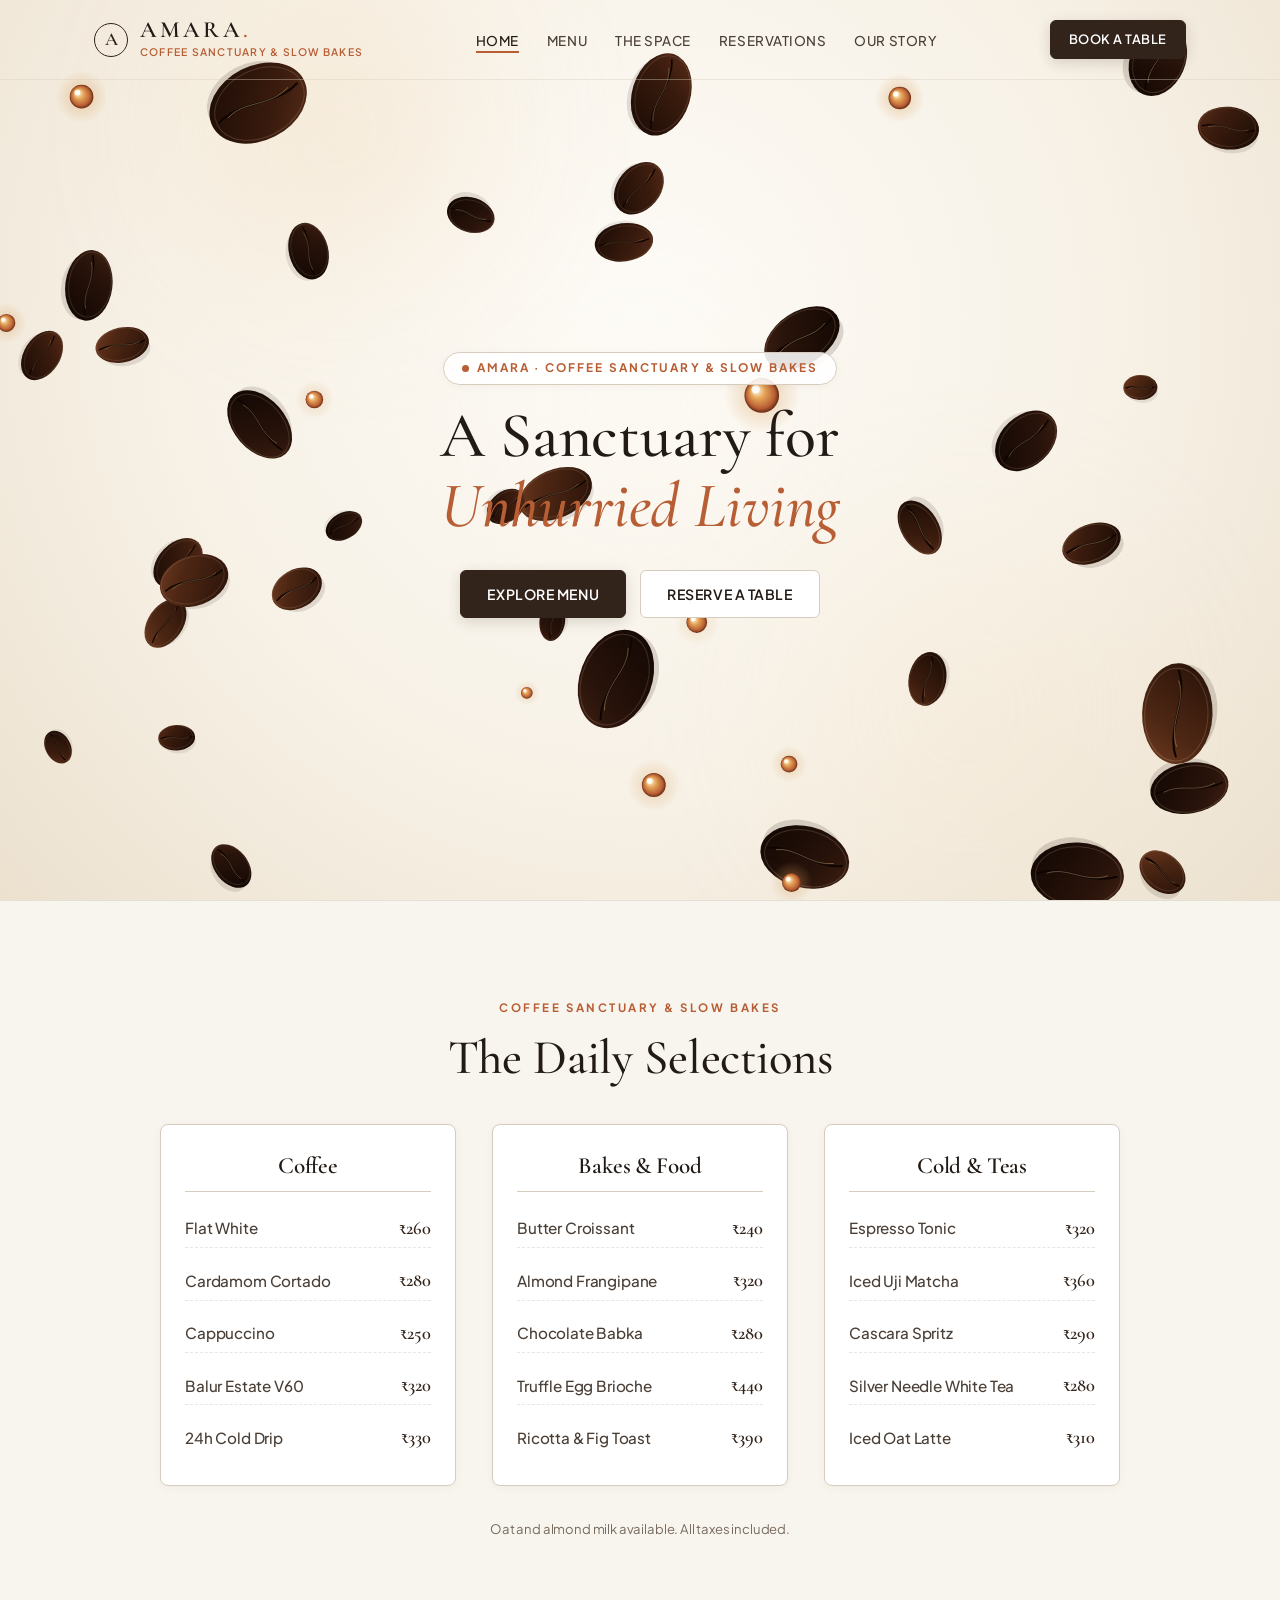
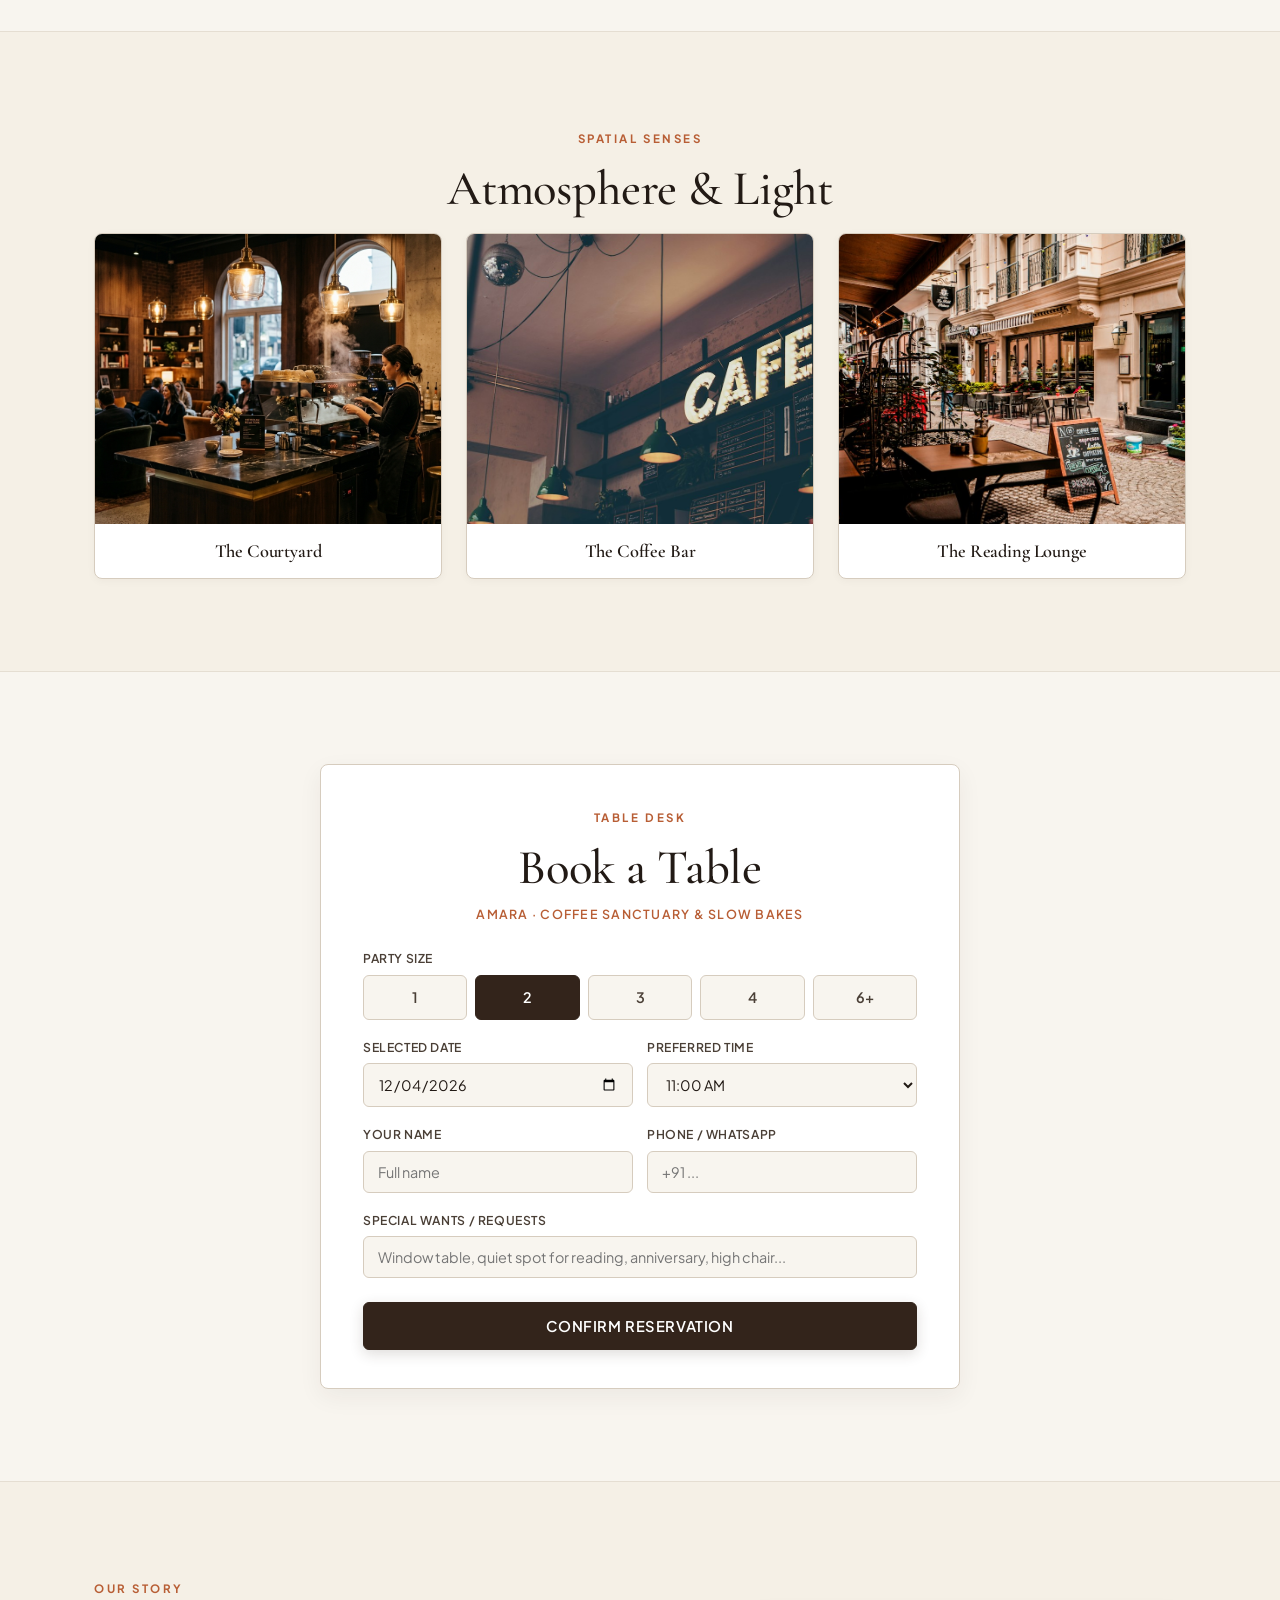
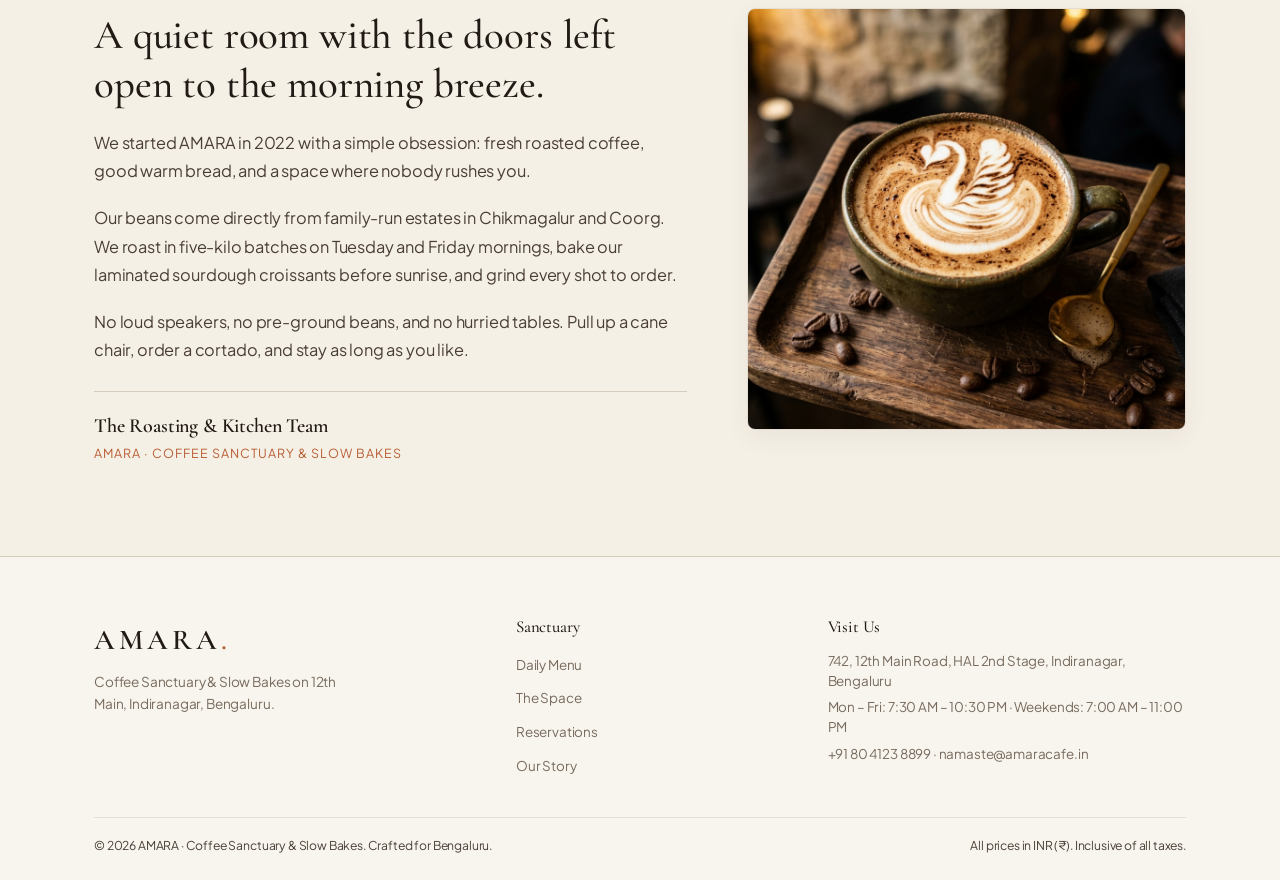
<file: index.html>
<!DOCTYPE html>
<html lang="en">
<head>
  <meta charset="UTF-8">
  <meta name="viewport" content="width=device-width, initial-scale=1.0">
  <meta name="description" content="AMARA — Coffee Sanctuary & Slow Bakes. Hand-roasted single-estate coffees, laminated morning viennoiserie, and serene courtyards in Indiranagar, Bengaluru.">
  <title>AMARA | Coffee Sanctuary & Slow Bakes — Bengaluru</title>

  <!-- Google Fonts: Cormorant Garamond & Plus Jakarta Sans -->
  <link rel="preconnect" href="https://fonts.googleapis.com">
  <link rel="preconnect" href="https://fonts.gstatic.com" crossorigin>
  <link href="https://fonts.googleapis.com/css2?family=Cormorant+Garamond:ital,wght@0,400;0,500;0,600;0,700;1,400;1,600&family=Plus+Jakarta+Sans:wght@300;400;500;600;700&display=swap" rel="stylesheet">

  <!-- Font Awesome Icons -->
  <link rel="stylesheet" href="https://cdnjs.cloudflare.com/ajax/libs/font-awesome/6.5.1/css/all.min.css">

  <link rel="stylesheet" href="styles.css?v=2">
</head>
<body class="beige-theme">

  <!-- ================= PRELOADER (EXACTLY 1.5 SECONDS) ================= -->
  <div id="preloader" class="preloader">
    <div class="preloader-content">
      <div class="preloader-logo-badge">
        <span class="logo-mark">A</span>
      </div>
      <div class="preloader-monogram">AMARA<span class="logo-dot">.</span></div>
      <div class="preloader-sub">Coffee Sanctuary & Slow Bakes</div>
      <div class="preloader-bar">
        <div class="preloader-progress" id="preloaderProgress"></div>
      </div>
    </div>
  </div>

  <!-- Scroll Progress Bar -->
  <div id="scrollProgress" class="scroll-progress-bar"></div>

  <!-- ================= NAVIGATION ================= -->
  <header id="mainHeader" class="header">
    <nav class="nav-container">
      <a href="#hero" class="nav-logo" aria-label="Amara Home">
        <span class="logo-mark">A</span>
        <div class="logo-text-group">
          <span class="logo-text">AMARA<span class="logo-dot">.</span></span>
          <span class="logo-sub">Coffee Sanctuary & Slow Bakes</span>
        </div>
      </a>

      <ul class="nav-links" id="navLinks">
        <li><a href="#hero" class="nav-link active">Home</a></li>
        <li><a href="#menu" class="nav-link">Menu</a></li>
        <li><a href="#spaces" class="nav-link">The Space</a></li>
        <li><a href="#reserve" class="nav-link">Reservations</a></li>
        <li><a href="#story" class="nav-link">Our Story</a></li>
      </ul>

      <div class="nav-actions">
        <a href="#reserve" class="btn btn-primary btn-nav">
          <span>Book a Table</span>
        </a>

        <button class="mobile-toggle" id="mobileMenuBtn" aria-label="Toggle navigation">
          <span></span>
          <span></span>
          <span></span>
        </button>
      </div>
    </nav>
  </header>

  <!-- Mobile Drawer Menu -->
  <div class="mobile-drawer-overlay" id="drawerOverlay"></div>
  <aside class="mobile-drawer" id="mobileDrawer">
    <div class="drawer-header">
      <div class="drawer-brand">
        <div class="drawer-logo">AMARA<span class="logo-dot">.</span></div>
        <span class="drawer-sub">Coffee Sanctuary & Slow Bakes</span>
      </div>
      <button class="drawer-close" id="drawerCloseBtn" aria-label="Close menu">&times;</button>
    </div>
    <ul class="drawer-links">
      <li><a href="#hero" class="drawer-link">Home</a></li>
      <li><a href="#menu" class="drawer-link">Menu</a></li>
      <li><a href="#spaces" class="drawer-link">The Space</a></li>
      <li><a href="#reserve" class="drawer-link">Reservations</a></li>
      <li><a href="#story" class="drawer-link">Our Story</a></li>
    </ul>
    <div class="drawer-footer">
      <a href="#reserve" class="btn btn-primary btn-block" id="drawerReserveBtn">Book a Table</a>
      <div class="drawer-meta">
        <p><i class="fa-solid fa-location-dot"></i> Indiranagar, Bengaluru</p>
        <p><i class="fa-solid fa-clock"></i> 7:30 AM – 10:30 PM Daily</p>
      </div>
    </div>
  </aside>

  <!-- ================= HERO SECTION (INTERACTIVE FLOATING GRAVITY FIELD) ================= -->
  <section id="hero" class="hero-section gravity-hero">
    <!-- Zero-Gravity Interactive Canvas Physics Layer -->
    <canvas id="gravityFieldCanvas" aria-label="Interactive floating coffee beans and amber beads"></canvas>

    <!-- Warm Ambient Atmospheric Lighting -->
    <div class="hero-atmosphere" aria-hidden="true">
      <div class="sunbeam-orb sunbeam-1"></div>
      <div class="sunbeam-orb sunbeam-2"></div>
      <div class="sunbeam-orb sunbeam-3"></div>
    </div>

    <div class="hero-content-wrapper">
      <div class="container hero-container">
        <div class="hero-brand-pill">
          <span class="pulsing-brew-dot"></span>
          <span>AMARA · Coffee Sanctuary & Slow Bakes</span>
        </div>

        <h1 class="hero-title">
          A Sanctuary for <br>
          <span class="title-italic">Unhurried Living</span>
        </h1>

        <div class="hero-cta-group" style="position: relative; z-index: 100; pointer-events: auto;">
          <a href="#menu" id="heroMenuBtn" class="btn btn-primary hero-btn" style="position: relative; z-index: 101; pointer-events: auto !important; cursor: pointer;">Explore Menu</a>
          <a href="#reserve" id="heroReserveBtn" class="btn btn-outline hero-btn" style="position: relative; z-index: 101; pointer-events: auto !important; cursor: pointer;">Reserve a Table</a>
        </div>
      </div>
    </div>
  </section>

  <!-- ================= MENU SECTION (CLEAN, MINIMAL & FAST TO SCAN) ================= -->
  <section id="menu" class="section menu-section">
    <div class="container">
      <div class="section-header text-center reveal-fade">
        <span class="editorial-label">COFFEE SANCTUARY & SLOW BAKES</span>
        <h2 class="section-title">The Daily Selections</h2>
      </div>

      <!-- Clean 3-Column Minimal Menu Grid -->
      <div class="minimal-menu-grid reveal-fade delay-1" id="menuGridContainer">
        <!-- Column 1: Espresso & Brews -->
        <div class="menu-clean-col" data-col-category="coffee">
          <h3 class="menu-col-title">Coffee</h3>
          <div class="menu-clean-list">
            <div class="clean-item">
              <span class="item-name">Flat White</span>
              <span class="item-price">₹260</span>
            </div>
            <div class="clean-item">
              <span class="item-name">Cardamom Cortado</span>
              <span class="item-price">₹280</span>
            </div>
            <div class="clean-item">
              <span class="item-name">Cappuccino</span>
              <span class="item-price">₹250</span>
            </div>
            <div class="clean-item">
              <span class="item-name">Balur Estate V60</span>
              <span class="item-price">₹320</span>
            </div>
            <div class="clean-item">
              <span class="item-name">24h Cold Drip</span>
              <span class="item-price">₹330</span>
            </div>
          </div>
        </div>

        <!-- Column 2: Bakery & Hearth -->
        <div class="menu-clean-col" data-col-category="bakes">
          <h3 class="menu-col-title">Bakes & Food</h3>
          <div class="menu-clean-list">
            <div class="clean-item">
              <span class="item-name">Butter Croissant</span>
              <span class="item-price">₹240</span>
            </div>
            <div class="clean-item">
              <span class="item-name">Almond Frangipane</span>
              <span class="item-price">₹320</span>
            </div>
            <div class="clean-item">
              <span class="item-name">Chocolate Babka</span>
              <span class="item-price">₹280</span>
            </div>
            <div class="clean-item">
              <span class="item-name">Truffle Egg Brioche</span>
              <span class="item-price">₹440</span>
            </div>
            <div class="clean-item">
              <span class="item-name">Ricotta & Fig Toast</span>
              <span class="item-price">₹390</span>
            </div>
          </div>
        </div>

        <!-- Column 3: Cold & Botanicals -->
        <div class="menu-clean-col" data-col-category="cold">
          <h3 class="menu-col-title">Cold & Teas</h3>
          <div class="menu-clean-list">
            <div class="clean-item">
              <span class="item-name">Espresso Tonic</span>
              <span class="item-price">₹320</span>
            </div>
            <div class="clean-item">
              <span class="item-name">Iced Uji Matcha</span>
              <span class="item-price">₹360</span>
            </div>
            <div class="clean-item">
              <span class="item-name">Cascara Spritz</span>
              <span class="item-price">₹290</span>
            </div>
            <div class="clean-item">
              <span class="item-name">Silver Needle White Tea</span>
              <span class="item-price">₹280</span>
            </div>
            <div class="clean-item">
              <span class="item-name">Iced Oat Latte</span>
              <span class="item-price">₹310</span>
            </div>
          </div>
        </div>
      </div>

      <div class="menu-minimal-note text-center">
        <span>Oat and almond milk available. All taxes included.</span>
      </div>
    </div>
  </section>

  <!-- ================= THE SPACE (ATMOSPHERE & LIGHT - ATMOSPHERE ONLY, NO DESC) ================= -->
  <section id="spaces" class="section spaces-section">
    <div class="container">
      <div class="section-header text-center reveal-fade">
        <span class="editorial-label">SPATIAL SENSES</span>
        <h2 class="section-title">Atmosphere & Light</h2>
      </div>

      <!-- Atmosphere Only: Architecture, Interiors & Courtyard without food or descriptions -->
      <div class="atmosphere-gallery-grid reveal-fade delay-1" id="atmosphereGalleryGrid">
        <div class="atmosphere-photo-card">
          <img src="assets/images/cafe-interior.jpg" alt="The Courtyard Atrium" loading="lazy">
          <h4 class="atmosphere-title">The Courtyard</h4>
        </div>
        <div class="atmosphere-photo-card">
          <img src="assets/images/space-bar.jpg" alt="The Coffee Bar" loading="lazy">
          <h4 class="atmosphere-title">The Coffee Bar</h4>
        </div>
        <div class="atmosphere-photo-card">
          <img src="assets/images/space-lounge.jpg" alt="The Reading Lounge" loading="lazy">
          <h4 class="atmosphere-title">The Reading Lounge</h4>
        </div>
      </div>
    </div>
  </section>

  <!-- ================= TABLE RESERVATIONS (WITH SPECIAL WANTS) ================= -->
  <section id="reserve" class="section reserve-section">
    <div class="container">
      <div class="reservation-card-simple reveal-fade">
        <div class="res-top-header text-center">
          <span class="editorial-label">TABLE DESK</span>
          <h2 class="section-title">Book a Table</h2>
          <span class="res-sub-tag">AMARA · Coffee Sanctuary & Slow Bakes</span>
        </div>

        <form id="simpleReserveForm" class="simple-reserve-form">
          <!-- Guests Row -->
          <div class="res-group">
            <label class="res-label">Party Size</label>
            <div class="guest-selector-pills">
              <label class="g-pill">
                <input type="radio" name="resGuests" value="1">
                <span>1</span>
              </label>
              <label class="g-pill">
                <input type="radio" name="resGuests" value="2" checked>
                <span>2</span>
              </label>
              <label class="g-pill">
                <input type="radio" name="resGuests" value="3">
                <span>3</span>
              </label>
              <label class="g-pill">
                <input type="radio" name="resGuests" value="4">
                <span>4</span>
              </label>
              <label class="g-pill">
                <input type="radio" name="resGuests" value="6+">
                <span>6+</span>
              </label>
            </div>
          </div>

          <!-- Date & Time Row -->
          <div class="res-row-2">
            <div class="res-group">
              <label class="res-label" for="resDate">Selected Date</label>
              <input type="date" id="resDate" required class="res-input">
            </div>
            <div class="res-group">
              <label class="res-label" for="resTime">Preferred Time</label>
              <select id="resTime" required class="res-input">
                <option value="08:30 AM">08:30 AM</option>
                <option value="11:00 AM" selected>11:00 AM</option>
                <option value="01:30 PM">01:30 PM</option>
                <option value="04:30 PM">04:30 PM</option>
                <option value="07:00 PM">07:00 PM</option>
              </select>
            </div>
          </div>

          <!-- Name & Phone -->
          <div class="res-row-2">
            <div class="res-group">
              <label class="res-label" for="resName">Your Name</label>
              <input type="text" id="resName" placeholder="Full name" required class="res-input">
            </div>
            <div class="res-group">
              <label class="res-label" for="resPhone">Phone / WhatsApp</label>
              <input type="tel" id="resPhone" placeholder="+91 ..." required class="res-input">
            </div>
          </div>

          <!-- Special Wants / Requests -->
          <div class="res-group">
            <label class="res-label" for="resSpecialWants">Special Wants / Requests</label>
            <input type="text" id="resSpecialWants" placeholder="Window table, quiet spot for reading, anniversary, high chair..." class="res-input">
          </div>

          <button type="submit" class="btn btn-primary btn-block res-confirm-btn">
            <span>Confirm Reservation</span>
          </button>
        </form>
      </div>
    </div>
  </section>

  <!-- ================= OUR STORY (KEPT AT LAST, JUST BEFORE FOOTER) ================= -->
  <section id="story" class="section story-section">
    <div class="container">
      <div class="story-human-layout">
        <div class="story-copy-col reveal-left">
          <span class="editorial-label">OUR STORY</span>
          <h2 class="story-heading">
            A quiet room with the doors left open to the morning breeze.
          </h2>

          <div class="story-paragraphs">
            <p>
              We started AMARA in 2022 with a simple obsession: fresh roasted coffee, good warm bread, and a space where nobody rushes you.
            </p>
            <p>
              Our beans come directly from family-run estates in Chikmagalur and Coorg. We roast in five-kilo batches on Tuesday and Friday mornings, bake our laminated sourdough croissants before sunrise, and grind every shot to order.
            </p>
            <p>
              No loud speakers, no pre-ground beans, and no hurried tables. Pull up a cane chair, order a cortado, and stay as long as you like.
            </p>
          </div>

          <div class="founder-note">
            <span class="founder-name">The Roasting & Kitchen Team</span>
            <span class="founder-meta">AMARA · Coffee Sanctuary & Slow Bakes</span>
          </div>
        </div>

        <div class="story-photo-col reveal-right">
          <div class="aesthetic-photo-card">
            <img src="assets/images/coffee-cup.jpg" alt="AMARA Specialty Coffee" class="aesthetic-img">
          </div>
        </div>
      </div>
    </div>
  </section>

  <!-- ================= CONFIRMATION MODAL ================= -->
  <div class="modal-backdrop" id="confirmationModal">
    <div class="modal-card">
      <button class="modal-close" id="confirmModalClose" aria-label="Close modal">&times;</button>
      <div class="modal-header-icon">
        <i class="fa-regular fa-circle-check"></i>
      </div>
      <h3 class="modal-title">Table Confirmed</h3>
      <p class="modal-sub">We have reserved your seat at AMARA.</p>

      <div class="ticket-simple" id="ticketDetailsBox">
        <!-- Injected via JavaScript -->
      </div>

      <div class="modal-action-row">
        <button class="btn btn-outline" id="copyDetailsBtn">
          <i class="fa-regular fa-copy"></i> Copy Details
        </button>
        <button class="btn btn-primary" id="dismissTicketBtn">Got It</button>
      </div>
    </div>
  </div>

  <!-- ================= FOOTER ================= -->
  <footer class="footer">
    <div class="container footer-container">
      <div class="footer-layout">
        <div class="footer-col brand-col">
          <div class="footer-logo">AMARA<span class="logo-dot">.</span></div>
          <p class="footer-tagline">
            Coffee Sanctuary & Slow Bakes on 12th Main, Indiranagar, Bengaluru.
          </p>
        </div>

        <div class="footer-col">
          <h4>Sanctuary</h4>
          <ul class="footer-nav">
            <li><a href="#menu">Daily Menu</a></li>
            <li><a href="#spaces">The Space</a></li>
            <li><a href="#reserve">Reservations</a></li>
            <li><a href="#story">Our Story</a></li>
          </ul>
        </div>

        <div class="footer-col">
          <h4>Visit Us</h4>
          <p class="footer-info-line">742, 12th Main Road, HAL 2nd Stage, Indiranagar, Bengaluru</p>
          <p class="footer-info-line">Mon – Fri: 7:30 AM – 10:30 PM · Weekends: 7:00 AM – 11:00 PM</p>
          <p class="footer-info-line">+91 80 4123 8899 · namaste@amaracafe.in</p>
        </div>
      </div>

      <div class="footer-bottom">
        <p>&copy; 2026 AMARA · Coffee Sanctuary & Slow Bakes. Crafted for Bengaluru.</p>
        <p class="footer-subtext">All prices in INR (₹). Inclusive of all taxes.</p>
      </div>
    </div>
  </footer>

  <!-- Toast Container -->
  <div class="toast-container" id="toastContainer"></div>

  <!-- JavaScript -->
  <script src="app.js?v=2"></script>
</body>
</html>
</file>
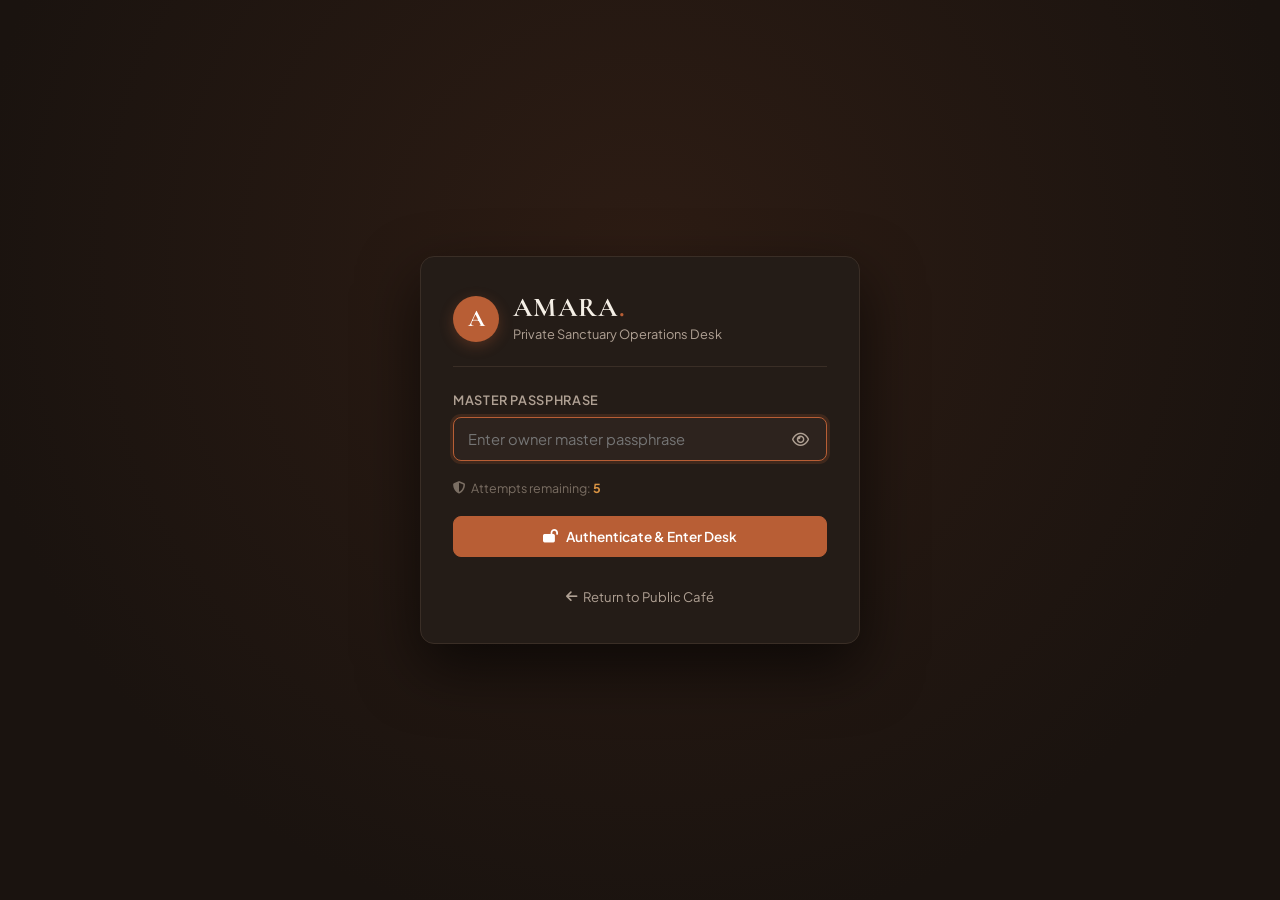
<file: owner.html>
<!DOCTYPE html>
<html lang="en">
<head>
  <meta charset="UTF-8">
  <meta name="viewport" content="width=device-width, initial-scale=1.0">
  <title>AMARA · Owner Command Portal</title>
  <meta name="robots" content="noindex, nofollow, noarchive">
  <link rel="icon" type="image/svg+xml" href="data:image/svg+xml,<svg xmlns='http://www.w3.org/2000/svg' viewBox='0 0 100 100'><text y='.9em' font-size='90'>☕</text></svg>">

  <!-- Google Fonts & Font Awesome -->
  <link rel="preconnect" href="https://fonts.googleapis.com">
  <link rel="preconnect" href="https://fonts.gstatic.com" crossorigin>
  <link href="https://fonts.googleapis.com/css2?family=Cormorant+Garamond:ital,wght@0,400;0,500;0,600;0,700;1,400&family=Plus+Jakarta+Sans:wght@300;400;500;600;700&display=swap" rel="stylesheet">
  <link rel="stylesheet" href="https://cdnjs.cloudflare.com/ajax/libs/font-awesome/6.5.1/css/all.min.css">
  
  <link rel="stylesheet" href="owner.css">
</head>
<body class="owner-portal-body">

  <!-- ================= 1. GATEWAY LOCK SCREEN ================= -->
  <div class="gateway-screen" id="gatewayScreen">
    <div class="gateway-card">
      <div class="gateway-brand">
        <span class="portal-mark">A</span>
        <div>
          <h1 class="gateway-title">AMARA<span class="logo-dot">.</span></h1>
          <p class="gateway-sub">Private Sanctuary Operations Desk</p>
        </div>
      </div>

      <div class="gateway-divider"></div>

      <!-- Lockout Alert Banner -->
      <div class="lockout-banner" id="lockoutBanner" style="display: none;">
        <i class="fa-solid fa-triangle-exclamation"></i>
        <div>
          <strong>Security Lockdown Active</strong>
          <p id="lockoutTimerMsg">Too many incorrect attempts. Retry in 15:00.</p>
        </div>
      </div>

      <form id="gatewayForm" class="gateway-form">
        <div class="form-group">
          <label for="masterPassInput">Master Passphrase</label>
          <div class="pass-input-wrapper">
            <input type="password" id="masterPassInput" class="gateway-input" placeholder="Enter owner master passphrase" required autocomplete="current-password" autofocus>
            <button type="button" class="pass-toggle-btn" id="gatewayPassToggle" aria-label="Toggle password visibility">
              <i class="fa-regular fa-eye"></i>
            </button>
          </div>
        </div>

        <div class="gateway-attempts-line" id="gatewayAttemptsLine">
          <i class="fa-solid fa-shield-halved"></i>
          <span>Attempts remaining: <strong id="attemptsCountText">5</strong></span>
        </div>

        <div class="gateway-error-msg" id="gatewayErrorMsg" style="display: none;"></div>

        <button type="submit" class="btn btn-portal-primary" id="gatewayUnlockBtn">
          <i class="fa-solid fa-lock-open"></i> Authenticate & Enter Desk
        </button>
      </form>

      <div class="gateway-footer">
        <a href="index.html" class="gateway-return-link">
          <i class="fa-solid fa-arrow-left"></i> Return to Public Café
        </a>
      </div>
    </div>
  </div>


  <!-- ================= 2. OWNER COMMAND CENTER DASHBOARD ================= -->
  <div class="portal-layout" id="portalLayout" style="display: none;">
    <!-- Top Navigation Bar -->
    <header class="portal-header">
      <div class="header-left">
        <div class="header-brand">
          <span class="portal-mark-sm">A</span>
          <div>
            <div class="portal-brand-title">AMARA<span class="logo-dot">.</span> <span class="badge-role">Owner Desk</span></div>
            <span class="portal-brand-sub">Indiranagar Roastery & Kitchen Operations</span>
          </div>
        </div>
      </div>

      <div class="header-center">
        <div class="live-clock" id="liveClockDisplay">
          <i class="fa-regular fa-clock"></i> <span id="clockTimeText">--:-- --</span>
        </div>
      </div>

      <div class="header-right">
        <a href="index.html" target="_blank" class="btn btn-portal-outline btn-sm" title="View Public Website in New Tab">
          <i class="fa-solid fa-arrow-up-right-from-square"></i> <span>View Live Site</span>
        </a>
        <button type="button" class="btn btn-portal-outline btn-sm" id="portalSignOutBtn" title="Lock Desk and End Session">
          <i class="fa-solid fa-lock"></i> <span>Lock Desk</span>
        </button>
      </div>
    </header>

    <!-- Main Navigation Bar -->
    <nav class="portal-nav-bar" role="tablist">
      <button class="nav-tab-item active" data-tab="menu" role="tab" aria-selected="true">
        <i class="fa-solid fa-mug-saucer"></i>
        <span>Menu & Bar (<strong id="tabBadgeMenu">15</strong>)</span>
      </button>
      <button class="nav-tab-item" data-tab="photos" role="tab" aria-selected="false">
        <i class="fa-solid fa-images"></i>
        <span>Atmosphere Spaces (<strong id="tabBadgePhotos">3</strong>)</span>
      </button>
      <button class="nav-tab-item" data-tab="reservations" role="tab" aria-selected="false">
        <i class="fa-solid fa-calendar-check"></i>
        <span>Table Reservations (<strong id="tabBadgeRes">0</strong>)</span>
      </button>
      <button class="nav-tab-item" data-tab="settings" role="tab" aria-selected="false">
        <i class="fa-solid fa-shield-halved"></i>
        <span>Security & Settings</span>
      </button>
    </nav>

    <!-- Portal Body & Panels -->
    <main class="portal-main">

      <!-- ================= TAB 1: MENU & BAR MANAGER ================= -->
      <section class="portal-panel active" id="panelMenu" role="tabpanel">
        <div class="panel-grid-2">
          <!-- Add New Item Card -->
          <div class="portal-card form-card">
            <div class="card-header">
              <i class="fa-solid fa-plus-circle"></i>
              <h3>Add New Menu Item</h3>
            </div>
            <form id="addMenuForm" class="portal-form">
              <div class="form-group">
                <label for="menuItemName">Item Name</label>
                <input type="text" id="menuItemName" class="form-input" placeholder="e.g. Cardamom Brioche, Nitro Cold Brew" required>
              </div>

              <div class="form-row-2">
                <div class="form-group">
                  <label for="menuItemPrice">Price (₹)</label>
                  <input type="number" id="menuItemPrice" class="form-input" placeholder="280" min="10" max="9999" required>
                </div>
                <div class="form-group">
                  <label for="menuItemCat">Category</label>
                  <select id="menuItemCat" class="form-input" required>
                    <option value="coffee">Coffee</option>
                    <option value="bakes">Bakes & Food</option>
                    <option value="cold">Cold & Teas</option>
                  </select>
                </div>
              </div>

              <div class="form-group">
                <label class="toggle-checkbox-label">
                  <input type="checkbox" id="menuItemStock" checked>
                  <span>Immediately Available (In Stock)</span>
                </label>
              </div>

              <button type="submit" class="btn btn-portal-primary btn-block">
                <i class="fa-solid fa-plus"></i> Add to Live Public Menu
              </button>
            </form>
          </div>

          <!-- Existing Menu Items Table -->
          <div class="portal-card list-card">
            <div class="card-header flex-between">
              <div>
                <i class="fa-solid fa-list-check"></i>
                <h3>Current Menu Selections</h3>
              </div>
              <div class="header-filters">
                <select id="menuCategoryFilter" class="form-input form-input-sm" aria-label="Filter category">
                  <option value="all">All Categories</option>
                  <option value="coffee">Coffee Only</option>
                  <option value="bakes">Bakes & Food</option>
                  <option value="cold">Cold & Teas</option>
                </select>
              </div>
            </div>

            <div class="menu-items-table-wrap">
              <table class="portal-table" id="menuItemsTable">
                <thead>
                  <tr>
                    <th>Category</th>
                    <th>Dish / Brew</th>
                    <th>Price</th>
                    <th>Availability</th>
                    <th class="text-right">Actions</th>
                  </tr>
                </thead>
                <tbody id="menuTableBody">
                  <!-- Injected via JavaScript -->
                </tbody>
              </table>
            </div>
          </div>
        </div>
      </section>


      <!-- ================= TAB 2: ATMOSPHERE SPACES ================= -->
      <section class="portal-panel" id="panelPhotos" role="tabpanel">
        <div class="panel-grid-2">
          <!-- Add Photo Card -->
          <div class="portal-card form-card">
            <div class="card-header">
              <i class="fa-solid fa-cloud-arrow-up"></i>
              <h3>Add Atmosphere Space Photo</h3>
            </div>
            <form id="addPhotoForm" class="portal-form">
              <div class="form-group">
                <label for="photoSpaceTitle">Space / Area Title</label>
                <input type="text" id="photoSpaceTitle" class="form-input" placeholder="e.g. The Courtyard Atrium, Sunlit Roaster" required>
              </div>

              <div class="form-group">
                <label>Photo Upload Source</label>
                <div class="radio-pill-group">
                  <label class="radio-pill">
                    <input type="radio" name="photoSourceRadio" value="file" checked>
                    <span>Upload Local File</span>
                  </label>
                  <label class="radio-pill">
                    <input type="radio" name="photoSourceRadio" value="url">
                    <span>Direct Image URL</span>
                  </label>
                </div>
              </div>

              <!-- Local File Dropzone -->
              <div class="form-group" id="photoLocalGroup">
                <label for="photoFileInput">Device Photo</label>
                <div class="photo-dropzone" id="photoDropzone">
                  <i class="fa-regular fa-image"></i>
                  <span id="photoDropzonePrompt">Click or drag & drop photo here</span>
                  <input type="file" id="photoFileInput" accept="image/*" class="file-hidden">
                </div>
              </div>

              <!-- URL Input -->
              <div class="form-group" id="photoUrlGroup" style="display: none;">
                <label for="photoUrlInput">Image URL / Path</label>
                <input type="text" id="photoUrlInput" class="form-input" placeholder="https://... or assets/images/...">
              </div>

              <button type="submit" class="btn btn-portal-primary btn-block">
                <i class="fa-solid fa-image"></i> Publish to Live Gallery
              </button>
            </form>
          </div>

          <!-- Existing Spaces Grid -->
          <div class="portal-card list-card">
            <div class="card-header flex-between">
              <div>
                <i class="fa-solid fa-panorama"></i>
                <h3>Active Atmosphere Spaces</h3>
              </div>
              <span class="badge-count" id="photoCountBadge">3 Spaces</span>
            </div>

            <div class="spaces-gallery-grid" id="spacesGalleryGrid">
              <!-- Injected via JavaScript -->
            </div>
          </div>
        </div>
      </section>


      <!-- ================= TAB 3: TABLE RESERVATIONS ================= -->
      <section class="portal-panel" id="panelReservations" role="tabpanel">
        <!-- KPI Metrics Grid -->
        <div class="kpi-metrics-grid">
          <div class="kpi-card total">
            <div class="kpi-icon"><i class="fa-regular fa-calendar-days"></i></div>
            <div class="kpi-content">
              <span class="kpi-value" id="kpiTotal">0</span>
              <span class="kpi-label">Total Covers</span>
            </div>
          </div>
          <div class="kpi-card confirmed">
            <div class="kpi-icon"><i class="fa-solid fa-circle-check"></i></div>
            <div class="kpi-content">
              <span class="kpi-value" id="kpiConfirmed">0</span>
              <span class="kpi-label">Confirmed</span>
            </div>
          </div>
          <div class="kpi-card seated">
            <div class="kpi-icon"><i class="fa-solid fa-chair"></i></div>
            <div class="kpi-content">
              <span class="kpi-value" id="kpiSeated">0</span>
              <span class="kpi-label">Seated Now</span>
            </div>
          </div>
          <div class="kpi-card cancelled">
            <div class="kpi-icon"><i class="fa-regular fa-circle-xmark"></i></div>
            <div class="kpi-content">
              <span class="kpi-value" id="kpiCancelled">0</span>
              <span class="kpi-label">Cancelled</span>
            </div>
          </div>
        </div>

        <!-- Reservation Toolbar -->
        <div class="res-toolbar-card">
          <div class="res-search-wrap">
            <i class="fa-solid fa-magnifying-glass"></i>
            <input type="text" id="resSearchInput" class="res-search-input" placeholder="Search by name, phone (+91), or Ref #...">
          </div>

          <div class="res-status-filters" role="group" aria-label="Status Filters">
            <button type="button" class="filter-chip active" data-res-filter="all">All</button>
            <button type="button" class="filter-chip" data-res-filter="Confirmed">Confirmed</button>
            <button type="button" class="filter-chip" data-res-filter="Seated">Seated</button>
            <button type="button" class="filter-chip" data-res-filter="Cancelled">Cancelled</button>
          </div>

          <div class="res-action-buttons">
            <button type="button" class="btn btn-portal-outline btn-sm" id="toggleWalkInFormBtn">
              <i class="fa-solid fa-user-plus"></i> <span>+ Walk-In</span>
            </button>
            <button type="button" class="btn btn-portal-outline btn-sm" id="copySheetBtn" title="Copy clean sheet for barista & floor staff">
              <i class="fa-regular fa-clipboard"></i> <span>Copy Sheet</span>
            </button>
            <button type="button" class="btn btn-portal-outline btn-sm" id="exportCsvBtn" title="Download spreadsheet of bookings">
              <i class="fa-solid fa-file-csv"></i> <span>Export CSV</span>
            </button>
          </div>
        </div>

        <!-- Collapsible Walk-In / Telephone Booking Form -->
        <div class="portal-card walkin-card" id="walkInCard" style="display: none;">
          <div class="card-header flex-between">
            <h4><i class="fa-solid fa-phone"></i> Record Walk-In / Phone Table</h4>
            <button type="button" class="close-card-btn" id="closeWalkInBtn">&times;</button>
          </div>
          <form id="walkInForm" class="portal-form">
            <div class="form-row-2">
              <div class="form-group">
                <label for="walkInName">Guest Name</label>
                <input type="text" id="walkInName" class="form-input" placeholder="e.g. Vikram Chandra" required>
              </div>
              <div class="form-group">
                <label for="walkInPhone">Phone Number</label>
                <input type="tel" id="walkInPhone" class="form-input" placeholder="+91 98450 12345" required>
              </div>
            </div>
            <div class="form-row-3">
              <div class="form-group">
                <label for="walkInDate">Date</label>
                <input type="date" id="walkInDate" class="form-input" required>
              </div>
              <div class="form-group">
                <label for="walkInTime">Time Slot</label>
                <select id="walkInTime" class="form-input" required>
                  <option value="08:30 AM">08:30 AM</option>
                  <option value="11:00 AM">11:00 AM</option>
                  <option value="01:30 PM">01:30 PM</option>
                  <option value="04:30 PM">04:30 PM</option>
                  <option value="07:00 PM">07:00 PM</option>
                </select>
              </div>
              <div class="form-group">
                <label for="walkInGuests">Party Size</label>
                <select id="walkInGuests" class="form-input" required>
                  <option value="1">1 Guest</option>
                  <option value="2" selected>2 Guests</option>
                  <option value="4">4 Guests</option>
                  <option value="6+">6+ Guests</option>
                </select>
              </div>
            </div>
            <div class="form-group">
              <label for="walkInNotes">Seating Notes / Wants</label>
              <input type="text" id="walkInNotes" class="form-input" placeholder="e.g. Courtyard corner, quiet table for laptop">
            </div>
            <button type="submit" class="btn btn-portal-primary">
              <i class="fa-solid fa-check"></i> Confirm & Seat Guest
            </button>
          </form>
        </div>

        <!-- Reservations Table -->
        <div class="portal-card res-list-card">
          <div class="res-table-wrap">
            <table class="portal-table">
              <thead>
                <tr>
                  <th>Booking Ref</th>
                  <th>Guest</th>
                  <th>Date & Time</th>
                  <th>Covers</th>
                  <th>Special Wants</th>
                  <th>Status</th>
                  <th class="text-right">Actions</th>
                </tr>
              </thead>
              <tbody id="resTableBody">
                <!-- Injected via JavaScript -->
              </tbody>
            </table>
          </div>
        </div>
      </section>


      <!-- ================= TAB 4: SECURITY & SETTINGS ================= -->
      <section class="portal-panel" id="panelSettings" role="tabpanel">
        <div class="panel-grid-2">
          <!-- Change Master Passphrase Card -->
          <div class="portal-card form-card">
            <div class="card-header">
              <i class="fa-solid fa-key"></i>
              <h3>Change Master Passphrase</h3>
            </div>
            <p class="card-desc">
              Update your master passphrase. The key is cryptographically hashed with SHA-256 before being stored.
            </p>
            <form id="changePassForm" class="portal-form">
              <div class="form-group">
                <label for="currentPassInput">Current Master Passphrase</label>
                <input type="password" id="currentPassInput" class="form-input" placeholder="Enter current passphrase" required autocomplete="current-password">
              </div>
              <div class="form-group">
                <label for="newPassInput">New Master Passphrase</label>
                <input type="password" id="newPassInput" class="form-input" placeholder="Enter strong new passphrase" minlength="8" required autocomplete="new-password">
                <small class="form-hint">At least 8 characters. Mix upper, lower, numbers and symbols.</small>
              </div>
              <div class="form-group">
                <label for="confirmNewPassInput">Confirm New Passphrase</label>
                <input type="password" id="confirmNewPassInput" class="form-input" placeholder="Re-enter new passphrase" minlength="8" required autocomplete="new-password">
              </div>
              <button type="submit" class="btn btn-portal-primary btn-block">
                <i class="fa-solid fa-shield-check"></i> Update Master Key
              </button>
            </form>
          </div>

          <!-- Data Backups & Reset Card -->
          <div class="portal-card">
            <div class="card-header">
              <i class="fa-solid fa-database"></i>
              <h3>Data Backups & Reset</h3>
            </div>
            <p class="card-desc">
              Export a complete snapshot of all café data (Menu, Atmosphere Photos, and Bookings) or restore the café to default state.
            </p>

            <div class="settings-actions-list">
              <div class="settings-action-item">
                <div>
                  <strong>Export Full Backup (JSON)</strong>
                  <p>Download a complete local file containing all menu items, photos, and bookings.</p>
                </div>
                <button type="button" class="btn btn-portal-outline btn-sm" id="exportBackupBtn">
                  <i class="fa-solid fa-download"></i> Backup JSON
                </button>
              </div>

              <div class="settings-action-item">
                <div>
                  <strong>Restore Café Defaults</strong>
                  <p>Resets all menu items, spaces, and sample reservations to original AMARA café state.</p>
                </div>
                <button type="button" class="btn btn-portal-danger btn-sm" id="resetDefaultsBtn">
                  <i class="fa-solid fa-rotate-left"></i> Reset Defaults
                </button>
              </div>
            </div>
          </div>
        </div>
      </section>

    </main>
  </div>

  <!-- Toast Notification Container -->
  <div class="toast-container" id="portalToastContainer"></div>

  <script src="owner.js"></script>
</body>
</html>
</file>
<file: styles.css>
/* ==========================================================
   AMARA — Coffee Sanctuary & Slow Bakes — Bengaluru
   Warm Beige, Cream, Terracotta & Deep Espresso
   Subtitle: Coffee Sanctuary & Slow Bakes
   ========================================================== */

/* --- ROOT DESIGN TOKENS --- */
:root {
  /* Warm Beige Palette */
  --bg-body: #f8f5ef;
  --bg-card: #ffffff;
  --bg-sand: #ede6da;
  --bg-sand-subtle: #f5f0e6;
  --bg-sand-deep: #e4dbc9;
  --bg-glass: rgba(248, 245, 239, 0.95);

  /* Warm Typography */
  --text-main: #221a15;
  --text-body: #4a3f36;
  --text-muted: #786b5e;
  --text-dim: #9c8e82;

  /* Accents */
  --accent-terracotta: #b85e35;
  --accent-amber: #c5833f;
  --accent-coffee: #33241b;
  --accent-crema: #d9a05b;
  --accent-green: #2d8659;
  --border-light: #e5ded2;
  --border-medium: #d6ccbe;

  /* Shadows */
  --shadow-sm: 0 2px 8px rgba(51, 36, 27, 0.04);
  --shadow-md: 0 8px 24px rgba(51, 36, 27, 0.06);
  --shadow-lg: 0 16px 36px rgba(51, 36, 27, 0.09);

  /* Fonts */
  --font-serif: 'Cormorant Garamond', Georgia, serif;
  --font-sans: 'Plus Jakarta Sans', -apple-system, BlinkMacSystemFont, sans-serif;

  /* Sizing */
  --header-height: 80px;
  --container-max: 1140px;
  --transition-fast: 0.2s ease;
  --transition-base: 0.3s ease;
}

/* --- RESET & GLOBAL DEFAULTS --- */
*, *::before, *::after {
  box-sizing: border-box;
  margin: 0;
  padding: 0;
}

html {
  scroll-behavior: smooth;
  font-size: 16px;
}

body.beige-theme {
  font-family: var(--font-sans);
  background-color: var(--bg-body);
  color: var(--text-body);
  line-height: 1.6;
  letter-spacing: -0.01em;
  overflow-x: hidden;
  -webkit-font-smoothing: antialiased;
}

body.lock-scroll {
  overflow: hidden;
}

h1, h2, h3, h4, h5, h6 {
  font-family: var(--font-serif);
  color: var(--text-main);
  font-weight: 500;
  line-height: 1.2;
}

p {
  color: var(--text-body);
}

a {
  color: inherit;
  text-decoration: none;
  transition: color var(--transition-fast);
}

img {
  max-width: 100%;
  height: auto;
  display: block;
}

button, input, select, textarea {
  font-family: inherit;
  font-size: inherit;
  border: none;
  outline: none;
  background: none;
}

.container {
  width: 100%;
  max-width: var(--container-max);
  margin: 0 auto;
  padding: 0 24px;
}

.text-center {
  text-align: center;
}

.editorial-label {
  display: inline-block;
  font-size: 0.72rem;
  font-weight: 700;
  letter-spacing: 0.22em;
  text-transform: uppercase;
  color: var(--accent-terracotta);
  margin-bottom: 12px;
}

.section {
  padding: 92px 0;
  position: relative;
  scroll-margin-top: calc(var(--header-height) - 10px);
}

.section-title {
  font-size: clamp(2.1rem, 3.8vw, 3.2rem);
  color: var(--text-main);
  margin-bottom: 14px;
  font-weight: 500;
}

.title-italic {
  font-style: italic;
  color: var(--accent-terracotta);
}

.section-desc {
  max-width: 520px;
  margin: 0 auto 36px;
  font-size: 0.98rem;
  color: var(--text-muted);
}

/* --- BUTTONS --- */
.btn {
  display: inline-flex;
  align-items: center;
  justify-content: center;
  gap: 8px;
  padding: 12px 26px;
  font-size: 0.88rem;
  font-weight: 600;
  letter-spacing: 0.04em;
  border-radius: 6px;
  cursor: pointer;
  transition: all var(--transition-base);
  text-transform: uppercase;
}

.btn-primary {
  background-color: var(--accent-coffee);
  color: #fff;
  border: 1px solid var(--accent-coffee);
  box-shadow: 0 4px 14px rgba(51, 36, 27, 0.16);
}

.btn-primary:hover {
  background-color: var(--accent-terracotta);
  border-color: var(--accent-terracotta);
  transform: translateY(-2px);
  box-shadow: 0 6px 18px rgba(184, 94, 53, 0.25);
}

.btn-outline {
  border: 1px solid var(--border-medium);
  background: var(--bg-card);
  color: var(--text-main);
}

.btn-outline:hover {
  border-color: var(--accent-coffee);
  color: var(--accent-coffee);
  transform: translateY(-2px);
}

.btn-block {
  width: 100%;
}

/* ==========================================================
   PRELOADER (1.5 SECONDS)
   ========================================================== */
.preloader {
  position: fixed;
  inset: 0;
  z-index: 99999;
  background-color: var(--bg-body);
  display: flex;
  align-items: center;
  justify-content: center;
  transition: opacity 0.5s ease, visibility 0.5s ease;
}

.preloader.fade-out {
  opacity: 0;
  visibility: hidden;
  pointer-events: none;
}

.preloader-content {
  text-align: center;
  display: flex;
  flex-direction: column;
  align-items: center;
}

.preloader-logo-badge {
  margin-bottom: 12px;
}

.preloader-logo-badge .logo-mark {
  width: 48px;
  height: 48px;
  border: 1.8px solid var(--accent-terracotta);
  font-size: 1.55rem;
  color: var(--accent-coffee);
  background: rgba(255, 255, 255, 0.7);
  box-shadow: 0 4px 16px rgba(184, 94, 53, 0.12);
  animation: preloaderLogoPulse 1.5s ease-in-out infinite alternate;
}

@keyframes preloaderLogoPulse {
  0% { transform: scale(1); box-shadow: 0 4px 16px rgba(184, 94, 53, 0.12); }
  100% { transform: scale(1.05); box-shadow: 0 6px 22px rgba(184, 94, 53, 0.22); }
}

.preloader-monogram {
  font-family: var(--font-serif);
  font-size: 2.4rem;
  letter-spacing: 0.24em;
  color: var(--text-main);
  font-weight: 600;
}

.preloader-sub {
  font-size: 0.72rem;
  letter-spacing: 0.18em;
  text-transform: uppercase;
  color: var(--accent-terracotta);
  margin-top: 6px;
  font-weight: 600;
}

.preloader-bar {
  width: 130px;
  height: 2px;
  background: var(--border-medium);
  border-radius: 4px;
  overflow: hidden;
  margin-top: 16px;
}

.preloader-progress {
  width: 0%;
  height: 100%;
  background: var(--accent-terracotta);
  transition: width 0.1s linear;
}

.scroll-progress-bar {
  position: fixed;
  top: 0;
  left: 0;
  height: 3px;
  background: var(--accent-terracotta);
  width: 0%;
  z-index: 10001;
  transition: width 0.1s linear;
}

/* ==========================================================
   HEADER & NAVIGATION
   ========================================================== */
.header {
  position: fixed;
  top: 0;
  left: 0;
  width: 100%;
  height: var(--header-height);
  z-index: 1000;
  transition: background-color var(--transition-base), box-shadow var(--transition-base), height var(--transition-base);
  border-bottom: 1px solid rgba(214, 204, 190, 0.4);
}

.header.scrolled {
  background-color: var(--bg-glass);
  backdrop-filter: blur(14px);
  -webkit-backdrop-filter: blur(14px);
  box-shadow: 0 4px 18px rgba(51, 36, 27, 0.05);
  height: 68px;
  border-bottom: 1px solid var(--border-light);
}

.nav-container {
  max-width: var(--container-max);
  height: 100%;
  margin: 0 auto;
  padding: 0 24px;
  display: flex;
  align-items: center;
  justify-content: space-between;
}

.nav-logo {
  display: flex;
  align-items: center;
  gap: 12px;
}

.logo-mark {
  display: flex;
  align-items: center;
  justify-content: center;
  width: 34px;
  height: 34px;
  border: 1.5px solid var(--accent-coffee);
  border-radius: 50%;
  font-family: var(--font-serif);
  font-size: 1.15rem;
  font-weight: 600;
  color: var(--accent-coffee);
}

.logo-text-group {
  display: flex;
  flex-direction: column;
}

.logo-text {
  font-family: var(--font-serif);
  font-size: 1.45rem;
  letter-spacing: 0.16em;
  font-weight: 600;
  color: var(--text-main);
  line-height: 1.1;
}

.logo-sub {
  font-size: 0.65rem;
  letter-spacing: 0.12em;
  text-transform: uppercase;
  color: var(--accent-terracotta);
  font-weight: 600;
  margin-top: 1px;
}

.logo-dot {
  color: var(--accent-terracotta);
}

.nav-links {
  display: flex;
  align-items: center;
  list-style: none;
  gap: 28px;
}

.nav-link {
  font-size: 0.84rem;
  font-weight: 500;
  color: var(--text-body);
  letter-spacing: 0.04em;
  text-transform: uppercase;
  position: relative;
  padding: 4px 0;
}

.nav-link::after {
  content: '';
  position: absolute;
  bottom: 0;
  left: 0;
  width: 0%;
  height: 1.5px;
  background-color: var(--accent-terracotta);
  transition: width var(--transition-base);
}

.nav-link:hover, .nav-link.active {
  color: var(--text-main);
}

.nav-link:hover::after, .nav-link.active::after {
  width: 100%;
}

.nav-actions {
  display: flex;
  align-items: center;
  gap: 14px;
}

.btn-nav {
  padding: 8px 18px;
  font-size: 0.8rem;
}

/* Mobile Toggle */
.mobile-toggle {
  display: none;
  flex-direction: column;
  justify-content: center;
  gap: 5px;
  width: 32px;
  height: 32px;
  cursor: pointer;
}

.mobile-toggle span {
  width: 20px;
  height: 2px;
  background-color: var(--text-main);
}

/* Mobile Drawer */
.mobile-drawer-overlay {
  position: fixed;
  inset: 0;
  background: rgba(34, 26, 21, 0.4);
  backdrop-filter: blur(4px);
  z-index: 10001;
  opacity: 0;
  visibility: hidden;
  transition: all var(--transition-base);
}

.mobile-drawer-overlay.open {
  opacity: 1;
  visibility: visible;
}

.mobile-drawer {
  position: fixed;
  top: 0;
  right: 0;
  width: 290px;
  max-width: 85vw;
  height: 100%;
  background: var(--bg-body);
  border-left: 1px solid var(--border-medium);
  z-index: 10002;
  transform: translateX(100%);
  transition: transform var(--transition-base);
  display: flex;
  flex-direction: column;
  padding: 28px 20px;
}

.mobile-drawer.open {
  transform: translateX(0);
}

.drawer-header {
  display: flex;
  align-items: center;
  justify-content: space-between;
  margin-bottom: 28px;
}

.drawer-brand {
  display: flex;
  flex-direction: column;
}

.drawer-logo {
  font-family: var(--font-serif);
  font-size: 1.5rem;
  letter-spacing: 0.15em;
  color: var(--text-main);
}

.drawer-sub {
  font-size: 0.65rem;
  color: var(--accent-terracotta);
  text-transform: uppercase;
  letter-spacing: 0.08em;
  margin-top: 2px;
}

.drawer-close {
  font-size: 1.8rem;
  color: var(--text-muted);
  cursor: pointer;
}

.drawer-links {
  list-style: none;
  display: flex;
  flex-direction: column;
  gap: 16px;
  flex-grow: 1;
}

.drawer-link {
  font-size: 1.05rem;
  font-family: var(--font-serif);
  color: var(--text-main);
}

.drawer-footer {
  margin-top: auto;
  display: flex;
  flex-direction: column;
  gap: 12px;
}

.drawer-meta {
  font-size: 0.78rem;
  color: var(--text-muted);
  display: flex;
  flex-direction: column;
  gap: 4px;
}

/* ==========================================================
   HERO SECTION (INTERACTIVE FLOATING GRAVITY FIELD)
   ========================================================== */
.hero-section.gravity-hero {
  position: relative;
  min-height: 100vh;
  min-height: 100dvh;
  display: flex;
  align-items: center;
  justify-content: center;
  overflow: hidden;
  padding-top: calc(var(--header-height) + 10px);
  padding-bottom: 20px;
  background: radial-gradient(circle at 50% 35%, #fdfbf7 0%, #f7f1e6 55%, #ece1cf 100%);
}

/* Zero-Gravity Interactive Physics Canvas */
#gravityFieldCanvas {
  position: absolute;
  inset: 0;
  width: 100%;
  height: 100%;
  z-index: 2;
  pointer-events: auto;
  cursor: grab;
}

#gravityFieldCanvas:active {
  cursor: grabbing;
}

/* Atmospheric Sunbeams */
.hero-atmosphere {
  position: absolute;
  inset: 0;
  pointer-events: none;
  overflow: hidden;
  z-index: 1;
}

.sunbeam-orb {
  position: absolute;
  border-radius: 50%;
  filter: blur(80px);
  opacity: 0.45;
  animation: sunbeamPulse 8s ease-in-out infinite alternate;
}

.sunbeam-1 {
  width: 420px;
  height: 420px;
  top: -80px;
  left: 10%;
  background: radial-gradient(circle, rgba(235, 195, 140, 0.6) 0%, rgba(217, 160, 91, 0) 70%);
}

.sunbeam-2 {
  width: 500px;
  height: 500px;
  bottom: -60px;
  right: 5%;
  background: radial-gradient(circle, rgba(243, 219, 185, 0.5) 0%, rgba(184, 94, 53, 0) 70%);
  animation-duration: 11s;
}

.sunbeam-3 {
  width: 320px;
  height: 320px;
  top: 45%;
  left: 50%;
  transform: translate(-50%, -50%);
  background: radial-gradient(circle, rgba(255, 248, 235, 0.8) 0%, rgba(248, 245, 239, 0) 65%);
  animation-duration: 6s;
}

@keyframes sunbeamPulse {
  0% { transform: scale(1) translate(0, 0); opacity: 0.35; }
  100% { transform: scale(1.15) translate(15px, 20px); opacity: 0.55; }
}

.hero-content-wrapper {
  position: relative;
  z-index: 10;
  width: 100%;
  pointer-events: auto;
}

@keyframes heroContentFadeIn {
  from {
    opacity: 0;
    transform: translateY(12px);
  }
  to {
    opacity: 1;
    transform: translateY(0);
  }
}

.hero-container {
  display: flex;
  flex-direction: column;
  align-items: center;
  text-align: center;
  opacity: 1 !important;
  visibility: visible !important;
  animation: heroContentFadeIn 0.7s cubic-bezier(0.16, 1, 0.3, 1) forwards;
}

.hero-brand-pill {
  display: inline-flex;
  align-items: center;
  gap: 8px;
  font-size: 0.74rem;
  font-weight: 700;
  letter-spacing: 0.18em;
  text-transform: uppercase;
  color: var(--accent-terracotta);
  background: rgba(255, 255, 255, 0.88);
  backdrop-filter: blur(8px);
  border: 1px solid var(--border-medium);
  padding: 6px 18px;
  border-radius: 30px;
  margin-bottom: 16px;
  box-shadow: var(--shadow-sm);
  pointer-events: auto;
  opacity: 1 !important;
  visibility: visible !important;
}

.pulsing-brew-dot {
  width: 7px;
  height: 7px;
  border-radius: 50%;
  background-color: var(--accent-terracotta);
  box-shadow: 0 0 0 0 rgba(184, 94, 53, 0.7);
  animation: brewDotPulse 1.8s infinite;
}

@keyframes brewDotPulse {
  0% { transform: scale(0.95); box-shadow: 0 0 0 0 rgba(184, 94, 53, 0.7); }
  70% { transform: scale(1.2); box-shadow: 0 0 0 7px rgba(184, 94, 53, 0); }
  100% { transform: scale(0.95); box-shadow: 0 0 0 0 rgba(184, 94, 53, 0); }
}

.hero-title {
  font-size: clamp(2.6rem, 5vw, 4.4rem);
  line-height: 1.1;
  font-weight: 500;
  color: var(--text-main);
  margin-bottom: 28px;
  max-width: 840px;
  opacity: 1 !important;
  visibility: visible !important;
}

.hero-cta-group {
  display: flex;
  align-items: center;
  gap: 14px;
  flex-wrap: wrap;
  justify-content: center;
  position: relative;
  z-index: 10;
  pointer-events: auto;
  opacity: 1 !important;
  visibility: visible !important;
}

.hero-btn {
  min-width: 160px;
  padding: 12px 26px;
  position: relative;
  z-index: 10;
  pointer-events: auto;
  cursor: pointer;
}

/* ==========================================================
   MENU SECTION (CLEAN, MINIMAL & FAST TO SCAN)
   ========================================================== */
.menu-section {
  background-color: var(--bg-body);
  border-top: 1px solid var(--border-light);
  border-bottom: 1px solid var(--border-light);
}

.minimal-menu-grid {
  display: grid;
  grid-template-columns: repeat(3, 1fr);
  gap: 36px;
  max-width: 960px;
  margin: 36px auto 0;
}

.menu-clean-col {
  background: var(--bg-card);
  border: 1px solid var(--border-medium);
  border-radius: 8px;
  padding: 28px 24px;
  box-shadow: var(--shadow-sm);
  transition: opacity var(--transition-base), transform var(--transition-base);
}

.menu-clean-col.dimmed {
  opacity: 0.35;
  transform: scale(0.98);
}

.menu-col-title {
  font-family: var(--font-serif);
  font-size: 1.45rem;
  font-weight: 600;
  color: var(--text-main);
  margin-bottom: 18px;
  padding-bottom: 10px;
  border-bottom: 1.5px solid var(--border-medium);
  text-align: center;
}

.menu-clean-list {
  display: flex;
  flex-direction: column;
  gap: 14px;
}

.clean-item {
  display: flex;
  justify-content: space-between;
  align-items: center;
  padding: 4px 0;
  border-bottom: 1px dashed rgba(214, 204, 190, 0.5);
}

.clean-item:last-child {
  border-bottom: none;
}

.clean-item .item-name {
  font-size: 0.95rem;
  font-weight: 500;
  color: var(--text-body);
}

.clean-item .item-price {
  font-family: var(--font-serif);
  font-size: 1.15rem;
  font-weight: 600;
  color: var(--accent-coffee);
}

.clean-item.is-sold-out {
  opacity: 0.55;
}

.clean-item.is-sold-out .item-name {
  text-decoration: line-through;
}

.sold-out-tag {
  font-size: 0.65rem;
  letter-spacing: 0.05em;
  text-transform: uppercase;
  color: #c0392b;
  margin-left: 6px;
  font-weight: 600;
  text-decoration: none !important;
}

.menu-minimal-note {
  margin-top: 32px;
  font-size: 0.82rem;
  color: var(--text-muted);
}

/* ==========================================================
   THE SPACE (ATMOSPHERE & LIGHT - SPACES ONLY, NO DESC)
   ========================================================== */
.spaces-section {
  background-color: var(--bg-sand-subtle);
}

.atmosphere-gallery-grid {
  display: grid;
  grid-template-columns: repeat(3, 1fr);
  gap: 24px;
}

.atmosphere-photo-card {
  background: var(--bg-card);
  border: 1px solid var(--border-medium);
  border-radius: 8px;
  overflow: hidden;
  box-shadow: var(--shadow-sm);
  transition: transform var(--transition-base);
}

.atmosphere-photo-card:hover {
  transform: translateY(-3px);
  box-shadow: var(--shadow-md);
}

.atmosphere-photo-card img {
  width: 100%;
  height: 290px;
  object-fit: cover;
}

.atmosphere-title {
  padding: 16px 20px;
  font-size: 1.15rem;
  font-family: var(--font-serif);
  font-weight: 600;
  color: var(--text-main);
  text-align: center;
}

/* ==========================================================
   RESERVATIONS (WITH QUICK DATES & SPECIAL WANTS)
   ========================================================== */
.reserve-section {
  background-color: var(--bg-body);
  border-top: 1px solid var(--border-light);
  border-bottom: 1px solid var(--border-light);
}

.reservation-card-simple {
  max-width: 640px;
  margin: 0 auto;
  background: var(--bg-card);
  border: 1px solid var(--border-medium);
  border-radius: 8px;
  padding: 38px 42px;
  box-shadow: var(--shadow-md);
}

.res-top-header {
  margin-bottom: 24px;
}

.res-sub-tag {
  display: block;
  font-size: 0.78rem;
  color: var(--accent-terracotta);
  text-transform: uppercase;
  letter-spacing: 0.1em;
  font-weight: 600;
  margin-top: -6px;
}

.simple-reserve-form {
  display: flex;
  flex-direction: column;
  gap: 18px;
}

.res-group {
  display: flex;
  flex-direction: column;
  gap: 6px;
}

.res-label {
  font-size: 0.76rem;
  font-weight: 600;
  text-transform: uppercase;
  letter-spacing: 0.05em;
  color: var(--text-body);
}

.guest-selector-pills {
  display: grid;
  grid-template-columns: repeat(5, 1fr);
  gap: 8px;
}

.g-pill {
  cursor: pointer;
}

.g-pill input {
  display: none;
}

.g-pill span {
  display: flex;
  align-items: center;
  justify-content: center;
  padding: 10px;
  border: 1px solid var(--border-medium);
  border-radius: 6px;
  font-size: 0.9rem;
  font-weight: 600;
  color: var(--text-body);
  background: var(--bg-body);
  transition: all var(--transition-fast);
}

.g-pill input:checked + span {
  background: var(--accent-coffee);
  color: #fff;
  border-color: var(--accent-coffee);
}

.res-row-2 {
  display: grid;
  grid-template-columns: 1fr 1fr;
  gap: 14px;
}

.res-input {
  width: 100%;
  background: var(--bg-body);
  border: 1px solid var(--border-medium);
  border-radius: 6px;
  padding: 11px 14px;
  font-size: 0.9rem;
  color: var(--text-main);
  transition: border-color var(--transition-fast);
}

.res-input:focus {
  border-color: var(--accent-coffee);
  background: #fff;
}

.res-confirm-btn {
  padding: 14px;
  font-size: 0.92rem;
  margin-top: 6px;
}

/* ==========================================================
   OUR STORY (KEPT AT LAST, BEFORE FOOTER)
   ========================================================== */
.story-section {
  background-color: var(--bg-sand-subtle);
}

.story-human-layout {
  display: grid;
  grid-template-columns: 1.15fr 0.85fr;
  gap: 60px;
  align-items: center;
}

.story-heading {
  font-size: clamp(2rem, 3.2vw, 2.7rem);
  line-height: 1.2;
  margin-bottom: 20px;
  font-weight: 500;
}

.story-paragraphs p {
  font-size: 1.02rem;
  line-height: 1.75;
  color: var(--text-body);
  margin-bottom: 18px;
}

.founder-note {
  margin-top: 26px;
  padding-top: 18px;
  border-top: 1px solid var(--border-medium);
  display: flex;
  flex-direction: column;
}

.founder-name {
  font-family: var(--font-serif);
  font-size: 1.25rem;
  font-weight: 600;
  color: var(--text-main);
}

.founder-meta {
  font-size: 0.78rem;
  letter-spacing: 0.08em;
  text-transform: uppercase;
  color: var(--accent-terracotta);
  margin-top: 2px;
}

.aesthetic-photo-card {
  position: relative;
  border-radius: 8px;
  overflow: hidden;
  box-shadow: var(--shadow-md);
  border: 1px solid var(--border-light);
  background: var(--bg-card);
}

.aesthetic-img {
  width: 100%;
  height: 420px;
  object-fit: cover;
}

/* ==========================================================
   CONFIRMATION MODAL
   ========================================================== */
.modal-backdrop {
  position: fixed;
  inset: 0;
  background: rgba(34, 26, 21, 0.5);
  backdrop-filter: blur(4px);
  z-index: 10010;
  display: flex;
  align-items: center;
  justify-content: center;
  opacity: 0;
  visibility: hidden;
  transition: all var(--transition-base);
  padding: 20px;
}

.modal-backdrop.open {
  opacity: 1;
  visibility: visible;
}

.modal-card {
  position: relative;
  background: var(--bg-card);
  border: 1px solid var(--border-medium);
  border-radius: 8px;
  width: 100%;
  max-width: 440px;
  padding: 32px;
  box-shadow: var(--shadow-lg);
  text-align: center;
}

.modal-close {
  position: absolute;
  top: 14px;
  right: 18px;
  font-size: 1.6rem;
  color: var(--text-muted);
  cursor: pointer;
}

.modal-header-icon {
  font-size: 2.4rem;
  color: var(--accent-green);
  margin-bottom: 8px;
}

.modal-title {
  font-size: 1.7rem;
  margin-bottom: 4px;
}

.modal-sub {
  font-size: 0.85rem;
  color: var(--text-muted);
  margin-bottom: 18px;
}

.ticket-simple {
  background: var(--bg-sand-subtle);
  border: 1px solid var(--border-light);
  border-radius: 6px;
  padding: 16px;
  text-align: left;
  display: flex;
  flex-direction: column;
  gap: 8px;
  margin-bottom: 20px;
}

.ticket-item {
  display: flex;
  justify-content: space-between;
  font-size: 0.85rem;
}

.ticket-item span {
  color: var(--text-muted);
}

.ticket-item strong {
  color: var(--text-main);
}

.modal-action-row {
  display: flex;
  gap: 10px;
}

.modal-action-row .btn {
  flex: 1;
}

/* ==========================================================
   FOOTER
   ========================================================== */
.footer {
  background-color: var(--bg-body);
  border-top: 1px solid var(--border-medium);
  padding: 60px 0 24px;
}

.footer-layout {
  display: grid;
  grid-template-columns: 1.4fr 1fr 1.3fr;
  gap: 36px;
  margin-bottom: 40px;
}

.footer-logo {
  font-family: var(--font-serif);
  font-size: 1.8rem;
  letter-spacing: 0.16em;
  font-weight: 600;
  color: var(--text-main);
  margin-bottom: 8px;
}

.footer-tagline {
  font-size: 0.85rem;
  color: var(--text-muted);
  max-width: 270px;
}

.footer-col h4 {
  font-size: 1.05rem;
  color: var(--text-main);
  margin-bottom: 14px;
}

.footer-nav {
  list-style: none;
  display: flex;
  flex-direction: column;
  gap: 8px;
}

.footer-nav a {
  font-size: 0.84rem;
  color: var(--text-muted);
}

.footer-nav a:hover {
  color: var(--accent-terracotta);
}

.footer-info-line {
  font-size: 0.84rem;
  color: var(--text-muted);
  margin-bottom: 6px;
  line-height: 1.5;
}

.footer-bottom {
  border-top: 1px solid var(--border-light);
  padding-top: 18px;
  display: flex;
  justify-content: space-between;
  align-items: center;
  flex-wrap: wrap;
  gap: 8px;
  font-size: 0.76rem;
  color: var(--text-dim);
}

/* ==========================================================
   TOAST NOTIFICATION
   ========================================================== */
.toast-container {
  position: fixed;
  bottom: 24px;
  right: 24px;
  z-index: 100020;
  display: flex;
  flex-direction: column;
  gap: 8px;
  pointer-events: none;
}

.toast {
  pointer-events: auto;
  background: var(--bg-card);
  border: 1px solid var(--border-medium);
  color: var(--text-main);
  padding: 12px 18px;
  border-radius: 6px;
  box-shadow: var(--shadow-md);
  display: flex;
  align-items: center;
  gap: 10px;
  font-size: 0.85rem;
  max-width: 320px;
  animation: slideInToast 0.3s ease forwards;
}

.toast i {
  color: var(--accent-green);
  font-size: 1rem;
}

@keyframes slideInToast {
  from { transform: translateX(100%); opacity: 0; }
  to { transform: translateX(0); opacity: 1; }
}

.toast.fade-out {
  opacity: 0;
  transform: translateY(10px);
  transition: all 0.25s ease;
}

/* ==========================================================
   REVEAL ANIMATIONS
   ========================================================== */
.reveal-fade {
  opacity: 0;
  transform: translateY(20px);
  transition: opacity 0.6s ease, transform 0.6s ease;
}

.reveal-left {
  opacity: 0;
  transform: translateX(-24px);
  transition: opacity 0.6s ease, transform 0.6s ease;
}

.reveal-right {
  opacity: 0;
  transform: translateX(24px);
  transition: opacity 0.6s ease, transform 0.6s ease;
}

.revealed {
  opacity: 1;
  transform: translate(0, 0);
}

.delay-1 { transition-delay: 0.12s; }
.delay-2 { transition-delay: 0.22s; }
.delay-3 { transition-delay: 0.32s; }

/* ==========================================================
   RESPONSIVE (MOBILE & TABLET)
   ========================================================== */
@media (max-width: 960px) {
  .minimal-menu-grid {
    grid-template-columns: 1fr;
    gap: 20px;
  }

  .atmosphere-gallery-grid {
    grid-template-columns: 1fr;
    gap: 20px;
  }

  .atmosphere-photo-card img {
    height: 240px;
  }

  .story-human-layout {
    grid-template-columns: 1fr;
    gap: 36px;
  }

  .story-photo-col {
    max-width: 440px;
    margin: 0 auto;
    width: 100%;
  }

  .aesthetic-img {
    height: 300px;
  }

  .footer-layout {
    grid-template-columns: 1fr 1fr;
  }
}

@media (max-width: 768px) {
  .header {
    height: 68px;
  }

  .nav-links, .btn-nav {
    display: none;
  }

  .mobile-toggle {
    display: flex;
  }

  .section {
    padding: 68px 0;
  }

  .res-row-2 {
    grid-template-columns: 1fr;
  }

  .reservation-card-simple {
    padding: 28px 20px;
  }

  .footer-layout {
    grid-template-columns: 1fr;
    gap: 26px;
  }
}

@media (max-width: 540px) {
  .nav-container {
    padding: 0 16px;
  }

  .hero-section {
    min-height: 84vh;
  }

  .hero-title {
    font-size: clamp(2rem, 7.8vw, 2.7rem);
  }

  .hero-cta-group {
    flex-direction: column;
    width: 100%;
    gap: 12px;
  }

  .hero-btn {
    width: 100%;
  }

  .guest-selector-pills {
    grid-template-columns: repeat(3, 1fr);
  }

  .modal-card {
    max-width: calc(100vw - 32px);
    padding: 24px 16px;
  }

  .modal-action-row {
    flex-direction: column;
  }
}
</file>
<file: owner.css>
/* ==========================================================
   AMARA — Owner Command Portal Stylesheet
   Luxury Deep Espresso, Terracotta & Warm Sand
   ========================================================== */

:root {
  --bg-dark: #1a130f;
  --bg-dark-card: #241c17;
  --bg-dark-subtle: #2d231e;
  --bg-dark-hover: #382c25;
  --text-main: #f5efe6;
  --text-muted: #b0a194;
  --text-dim: #7a6e63;

  --accent-terracotta: #b85e35;
  --accent-amber: #d99343;
  --accent-green: #2d8659;
  --accent-blue: #3498db;
  --accent-red: #c0392b;

  --border-dark: #3a2e26;
  --border-focus: #b85e35;

  --font-serif: 'Cormorant Garamond', Georgia, serif;
  --font-sans: 'Plus Jakarta Sans', -apple-system, BlinkMacSystemFont, sans-serif;
  --transition-fast: 0.18s ease;
  --transition-base: 0.28s ease;
}

*, *::before, *::after {
  box-sizing: border-box;
  margin: 0;
  padding: 0;
}

body.owner-portal-body {
  font-family: var(--font-sans);
  background-color: var(--bg-dark);
  color: var(--text-main);
  min-height: 100vh;
  line-height: 1.5;
  -webkit-font-smoothing: antialiased;
}

/* ==========================================================
   1. GATEWAY LOCK SCREEN
   ========================================================== */
.gateway-screen {
  min-height: 100vh;
  display: flex;
  align-items: center;
  justify-content: center;
  padding: 24px;
  background: radial-gradient(circle at 50% 30%, rgba(184, 94, 53, 0.12) 0%, rgba(26, 19, 15, 1) 75%);
}

.gateway-card {
  width: 100%;
  max-width: 440px;
  background: var(--bg-dark-card);
  border: 1px solid var(--border-dark);
  border-radius: 14px;
  padding: 36px 32px;
  box-shadow: 0 24px 60px rgba(0, 0, 0, 0.6);
  animation: fadeInGateway 0.4s cubic-bezier(0.16, 1, 0.3, 1) forwards;
}

@keyframes fadeInGateway {
  from { opacity: 0; transform: translateY(16px); }
  to { opacity: 1; transform: translateY(0); }
}

.gateway-brand {
  display: flex;
  align-items: center;
  gap: 14px;
}

.portal-mark {
  width: 46px;
  height: 46px;
  border-radius: 50%;
  background: var(--accent-terracotta);
  color: #fff;
  display: flex;
  align-items: center;
  justify-content: center;
  font-family: var(--font-serif);
  font-size: 1.5rem;
  font-weight: 700;
  box-shadow: 0 4px 14px rgba(184, 94, 53, 0.3);
}

.gateway-title {
  font-family: var(--font-serif);
  font-size: 1.7rem;
  color: var(--text-main);
  letter-spacing: 0.05em;
  line-height: 1.1;
}

.gateway-title .logo-dot {
  color: var(--accent-terracotta);
}

.gateway-sub {
  font-size: 0.8rem;
  color: var(--text-muted);
  margin-top: 2px;
}

.gateway-divider {
  height: 1px;
  background: var(--border-dark);
  margin: 22px 0 24px;
}

.lockout-banner {
  background: rgba(192, 57, 43, 0.14);
  border: 1px solid rgba(192, 57, 43, 0.35);
  border-radius: 8px;
  padding: 14px 16px;
  margin-bottom: 20px;
  display: flex;
  align-items: flex-start;
  gap: 12px;
  color: #e74c3c;
}

.lockout-banner i {
  font-size: 1.2rem;
  margin-top: 2px;
}

.lockout-banner strong {
  display: block;
  font-size: 0.9rem;
}

.lockout-banner p {
  font-size: 0.8rem;
  margin-top: 2px;
  color: #f1948a;
}

.gateway-form {
  display: flex;
  flex-direction: column;
  gap: 18px;
}

.form-group {
  display: flex;
  flex-direction: column;
  gap: 7px;
}

.form-group label {
  font-size: 0.8rem;
  font-weight: 600;
  color: var(--text-muted);
  letter-spacing: 0.05em;
  text-transform: uppercase;
}

.pass-input-wrapper {
  position: relative;
  width: 100%;
}

.gateway-input, .form-input {
  width: 100%;
  padding: 12px 14px;
  background: var(--bg-dark-subtle);
  border: 1px solid var(--border-dark);
  border-radius: 8px;
  font-family: var(--font-sans);
  font-size: 0.92rem;
  color: var(--text-main);
  outline: none;
  transition: border-color var(--transition-fast), box-shadow var(--transition-fast);
}

.gateway-input {
  padding-right: 44px;
}

.gateway-input:focus, .form-input:focus {
  border-color: var(--accent-terracotta);
  box-shadow: 0 0 0 3px rgba(184, 94, 53, 0.18);
}

.pass-toggle-btn {
  position: absolute;
  right: 12px;
  top: 50%;
  transform: translateY(-50%);
  background: none;
  border: none;
  color: var(--text-muted);
  cursor: pointer;
  padding: 6px;
  font-size: 0.95rem;
}

.pass-toggle-btn:hover {
  color: var(--text-main);
}

.gateway-attempts-line {
  display: flex;
  align-items: center;
  gap: 6px;
  font-size: 0.78rem;
  color: var(--text-dim);
}

.gateway-attempts-line strong {
  color: var(--accent-amber);
}

.gateway-error-msg {
  background: rgba(192, 57, 43, 0.12);
  border: 1px solid rgba(192, 57, 43, 0.3);
  color: #e74c3c;
  padding: 10px 14px;
  border-radius: 6px;
  font-size: 0.82rem;
}

.gateway-footer {
  margin-top: 26px;
  text-align: center;
}

.gateway-return-link {
  color: var(--text-muted);
  text-decoration: none;
  font-size: 0.82rem;
  display: inline-flex;
  align-items: center;
  gap: 6px;
  transition: color var(--transition-fast);
}

.gateway-return-link:hover {
  color: var(--accent-terracotta);
}

/* ==========================================================
   2. BUTTONS & SHARED CONTROLS
   ========================================================== */
.btn {
  display: inline-flex;
  align-items: center;
  justify-content: center;
  gap: 8px;
  padding: 11px 20px;
  font-family: var(--font-sans);
  font-size: 0.85rem;
  font-weight: 600;
  border-radius: 8px;
  border: 1px solid transparent;
  cursor: pointer;
  transition: all var(--transition-fast);
  text-decoration: none;
}

.btn-sm {
  padding: 7px 14px;
  font-size: 0.78rem;
}

.btn-block {
  width: 100%;
}

.btn-portal-primary {
  background: var(--accent-terracotta);
  color: #fff;
  border-color: var(--accent-terracotta);
}

.btn-portal-primary:hover {
  background: #a34e27;
  border-color: #a34e27;
}

.btn-portal-outline {
  background: transparent;
  color: var(--text-main);
  border-color: var(--border-dark);
}

.btn-portal-outline:hover {
  background: var(--bg-dark-hover);
  border-color: var(--text-muted);
}

.btn-portal-danger {
  background: rgba(192, 57, 43, 0.15);
  color: #e74c3c;
  border-color: rgba(192, 57, 43, 0.35);
}

.btn-portal-danger:hover {
  background: rgba(192, 57, 43, 0.28);
}

.btn-action-icon {
  background: none;
  border: none;
  color: var(--text-muted);
  width: 32px;
  height: 32px;
  border-radius: 6px;
  display: inline-flex;
  align-items: center;
  justify-content: center;
  cursor: pointer;
  transition: all var(--transition-fast);
}

.btn-action-icon:hover {
  background: var(--bg-dark-hover);
  color: var(--text-main);
}

.btn-action-icon.danger:hover {
  background: rgba(192, 57, 43, 0.2);
  color: #e74c3c;
}

/* ==========================================================
   3. PORTAL MAIN LAYOUT
   ========================================================== */
.portal-layout {
  display: flex;
  flex-direction: column;
  min-height: 100vh;
}

.portal-header {
  padding: 16px 28px;
  background: var(--bg-dark-card);
  border-bottom: 1px solid var(--border-dark);
  display: flex;
  align-items: center;
  justify-content: space-between;
  gap: 16px;
}

.header-brand {
  display: flex;
  align-items: center;
  gap: 12px;
}

.portal-mark-sm {
  width: 34px;
  height: 34px;
  border-radius: 50%;
  background: var(--accent-terracotta);
  color: #fff;
  display: flex;
  align-items: center;
  justify-content: center;
  font-family: var(--font-serif);
  font-size: 1.2rem;
  font-weight: 700;
}

.portal-brand-title {
  font-family: var(--font-serif);
  font-size: 1.35rem;
  font-weight: 600;
  display: flex;
  align-items: center;
  gap: 8px;
}

.badge-role {
  font-family: var(--font-sans);
  font-size: 0.65rem;
  text-transform: uppercase;
  letter-spacing: 0.12em;
  background: rgba(184, 94, 53, 0.18);
  color: var(--accent-terracotta);
  padding: 2px 8px;
  border-radius: 20px;
  font-weight: 700;
}

.portal-brand-sub {
  font-size: 0.76rem;
  color: var(--text-dim);
}

.live-clock {
  font-size: 0.82rem;
  color: var(--text-muted);
  display: flex;
  align-items: center;
  gap: 7px;
  background: var(--bg-dark-subtle);
  padding: 6px 14px;
  border-radius: 20px;
  border: 1px solid var(--border-dark);
}

.header-right {
  display: flex;
  align-items: center;
  gap: 10px;
}

/* Tab Navigation */
.portal-nav-bar {
  display: flex;
  background: var(--bg-dark-card);
  border-bottom: 1px solid var(--border-dark);
  padding: 0 28px;
  overflow-x: auto;
}

.nav-tab-item {
  background: none;
  border: none;
  border-bottom: 2px solid transparent;
  padding: 14px 20px;
  font-family: var(--font-sans);
  font-size: 0.86rem;
  font-weight: 500;
  color: var(--text-muted);
  cursor: pointer;
  display: flex;
  align-items: center;
  gap: 8px;
  transition: all var(--transition-fast);
  white-space: nowrap;
}

.nav-tab-item:hover {
  color: var(--text-main);
}

.nav-tab-item.active {
  color: var(--accent-terracotta);
  border-bottom-color: var(--accent-terracotta);
  font-weight: 600;
}

.nav-tab-item strong {
  background: rgba(184, 94, 53, 0.2);
  color: var(--accent-terracotta);
  font-size: 0.72rem;
  padding: 2px 7px;
  border-radius: 12px;
}

/* Main Content Body */
.portal-main {
  flex: 1;
  padding: 28px;
  max-width: 1440px;
  margin: 0 auto;
  width: 100%;
}

.portal-panel {
  display: none;
}

.portal-panel.active {
  display: block;
  animation: fadeInPanel 0.2s ease forwards;
}

@keyframes fadeInPanel {
  from { opacity: 0; transform: translateY(6px); }
  to { opacity: 1; transform: translateY(0); }
}

.panel-grid-2 {
  display: grid;
  grid-template-columns: 380px 1fr;
  gap: 24px;
  align-items: start;
}

/* Cards */
.portal-card {
  background: var(--bg-dark-card);
  border: 1px solid var(--border-dark);
  border-radius: 12px;
  padding: 24px;
  box-shadow: 0 8px 24px rgba(0, 0, 0, 0.35);
}

.card-header {
  display: flex;
  align-items: center;
  gap: 10px;
  margin-bottom: 20px;
  padding-bottom: 14px;
  border-bottom: 1px solid var(--border-dark);
}

.card-header h3 {
  font-family: var(--font-serif);
  font-size: 1.3rem;
  color: var(--text-main);
  margin: 0;
}

.card-header i {
  color: var(--accent-terracotta);
  font-size: 1.1rem;
}

.card-desc {
  font-size: 0.84rem;
  color: var(--text-muted);
  margin-bottom: 18px;
}

.flex-between {
  display: flex;
  align-items: center;
  justify-content: space-between;
}

.badge-count {
  font-size: 0.72rem;
  text-transform: uppercase;
  letter-spacing: 0.08em;
  background: var(--bg-dark-subtle);
  color: var(--text-muted);
  padding: 3px 9px;
  border-radius: 14px;
  font-weight: 600;
}

/* Forms */
.portal-form {
  display: flex;
  flex-direction: column;
  gap: 16px;
}

.form-row-2 {
  display: grid;
  grid-template-columns: 1fr 1fr;
  gap: 12px;
}

.form-row-3 {
  display: grid;
  grid-template-columns: 1fr 1fr 1fr;
  gap: 12px;
}

.toggle-checkbox-label {
  display: flex;
  align-items: center;
  gap: 8px;
  font-size: 0.84rem;
  color: var(--text-main);
  cursor: pointer;
}

.toggle-checkbox-label input[type="checkbox"] {
  accent-color: var(--accent-terracotta);
  width: 16px;
  height: 16px;
}

.radio-pill-group {
  display: flex;
  gap: 12px;
}

.radio-pill {
  display: flex;
  align-items: center;
  gap: 6px;
  font-size: 0.82rem;
  cursor: pointer;
  color: var(--text-muted);
}

.radio-pill input[type="radio"] {
  accent-color: var(--accent-terracotta);
}

.photo-dropzone {
  border: 2px dashed var(--border-dark);
  border-radius: 8px;
  padding: 24px 16px;
  text-align: center;
  cursor: pointer;
  background: var(--bg-dark-subtle);
  display: flex;
  flex-direction: column;
  align-items: center;
  gap: 8px;
  color: var(--text-muted);
  position: relative;
  transition: all var(--transition-fast);
}

.photo-dropzone:hover {
  border-color: var(--accent-terracotta);
  color: var(--text-main);
}

.photo-dropzone i {
  font-size: 2rem;
}

.file-hidden {
  position: absolute;
  inset: 0;
  opacity: 0;
  cursor: pointer;
  width: 100%;
  height: 100%;
}

.form-hint {
  font-size: 0.74rem;
  color: var(--text-dim);
}

/* Tables */
.portal-table {
  width: 100%;
  border-collapse: collapse;
  font-size: 0.86rem;
}

.portal-table th {
  text-align: left;
  font-size: 0.74rem;
  text-transform: uppercase;
  letter-spacing: 0.08em;
  color: var(--text-dim);
  padding: 10px 14px;
  border-bottom: 1px solid var(--border-dark);
}

.portal-table td {
  padding: 12px 14px;
  border-bottom: 1px solid rgba(58, 46, 38, 0.6);
  color: var(--text-main);
  vertical-align: middle;
}

.portal-table tr:hover td {
  background: rgba(45, 35, 30, 0.4);
}

.text-right {
  text-align: right;
}

.cat-pill {
  font-size: 0.68rem;
  text-transform: uppercase;
  letter-spacing: 0.08em;
  padding: 2px 7px;
  border-radius: 4px;
  font-weight: 600;
}
.cat-pill.cat-coffee { background: #3e2618; color: #e59d75; }
.cat-pill.cat-bakes { background: #443216; color: #ecc67d; }
.cat-pill.cat-cold { background: #193826; color: #81cf9f; }

.status-toggle-btn {
  font-size: 0.72rem;
  padding: 4px 10px;
  border-radius: 20px;
  border: 1px solid;
  cursor: pointer;
  font-weight: 600;
  transition: all var(--transition-fast);
}

.status-toggle-btn.in-stock {
  background: rgba(45, 134, 89, 0.15);
  color: #2ecc71;
  border-color: rgba(45, 134, 89, 0.4);
}

.status-toggle-btn.sold-out {
  background: rgba(192, 57, 43, 0.15);
  color: #e74c3c;
  border-color: rgba(192, 57, 43, 0.4);
}

/* Atmosphere Spaces Gallery */
.spaces-gallery-grid {
  display: grid;
  grid-template-columns: repeat(auto-fill, minmax(220px, 1fr));
  gap: 16px;
}

.space-card {
  border-radius: 8px;
  overflow: hidden;
  border: 1px solid var(--border-dark);
  background: var(--bg-dark-subtle);
}

.space-card-img {
  width: 100%;
  height: 150px;
  object-fit: cover;
  display: block;
}

.space-card-meta {
  padding: 10px 14px;
  display: flex;
  align-items: center;
  justify-content: space-between;
}

.space-card-title {
  font-size: 0.86rem;
  font-weight: 600;
  color: var(--text-main);
  white-space: nowrap;
  overflow: hidden;
  text-overflow: ellipsis;
  max-width: 140px;
}

/* ==========================================================
   4. RESERVATIONS DESK MODULE
   ========================================================== */
.kpi-metrics-grid {
  display: grid;
  grid-template-columns: repeat(4, 1fr);
  gap: 16px;
  margin-bottom: 22px;
}

.kpi-card {
  background: var(--bg-dark-card);
  border: 1px solid var(--border-dark);
  border-radius: 10px;
  padding: 18px 20px;
  display: flex;
  align-items: center;
  gap: 16px;
}

.kpi-icon {
  width: 44px;
  height: 44px;
  border-radius: 8px;
  display: flex;
  align-items: center;
  justify-content: center;
  font-size: 1.25rem;
  background: var(--bg-dark-subtle);
  color: var(--text-muted);
}

.kpi-card.total .kpi-icon { color: var(--accent-amber); }
.kpi-card.confirmed .kpi-icon { color: #3498db; }
.kpi-card.seated .kpi-icon { color: #2ecc71; }
.kpi-card.cancelled .kpi-icon { color: #e74c3c; }

.kpi-value {
  font-size: 1.8rem;
  font-weight: 700;
  line-height: 1;
  color: var(--text-main);
  display: block;
}

.kpi-label {
  font-size: 0.72rem;
  text-transform: uppercase;
  letter-spacing: 0.08em;
  color: var(--text-dim);
  font-weight: 600;
  margin-top: 4px;
  display: block;
}

.res-toolbar-card {
  background: var(--bg-dark-card);
  border: 1px solid var(--border-dark);
  border-radius: 10px;
  padding: 16px 20px;
  margin-bottom: 20px;
  display: flex;
  align-items: center;
  justify-content: space-between;
  gap: 16px;
  flex-wrap: wrap;
}

.res-search-wrap {
  position: relative;
  flex: 1;
  min-width: 240px;
}

.res-search-wrap i {
  position: absolute;
  left: 14px;
  top: 50%;
  transform: translateY(-50%);
  color: var(--text-dim);
}

.res-search-input {
  width: 100%;
  padding: 9px 14px 9px 38px;
  background: var(--bg-dark-subtle);
  border: 1px solid var(--border-dark);
  border-radius: 20px;
  font-size: 0.85rem;
  color: var(--text-main);
  outline: none;
}

.res-search-input:focus {
  border-color: var(--accent-terracotta);
}

.res-status-filters {
  display: flex;
  background: var(--bg-dark-subtle);
  padding: 3px;
  border-radius: 20px;
  gap: 3px;
}

.filter-chip {
  background: none;
  border: none;
  font-size: 0.78rem;
  padding: 6px 14px;
  border-radius: 18px;
  color: var(--text-muted);
  cursor: pointer;
  transition: all var(--transition-fast);
}

.filter-chip.active {
  background: var(--accent-terracotta);
  color: #fff;
  font-weight: 600;
}

.res-action-buttons {
  display: flex;
  align-items: center;
  gap: 8px;
}

.walkin-card {
  margin-bottom: 20px;
  border-color: var(--accent-amber);
}

.close-card-btn {
  background: none;
  border: none;
  color: var(--text-muted);
  font-size: 1.4rem;
  cursor: pointer;
}

.res-status-select {
  padding: 5px 10px;
  font-size: 0.78rem;
  border-radius: 16px;
  border: 1px solid var(--border-dark);
  background: var(--bg-dark-subtle);
  color: var(--text-main);
  cursor: pointer;
  font-weight: 600;
}

.res-status-select[data-status="Confirmed"] {
  background: rgba(52, 152, 219, 0.15);
  color: #3498db;
  border-color: rgba(52, 152, 219, 0.4);
}
.res-status-select[data-status="Seated"] {
  background: rgba(46, 204, 113, 0.15);
  color: #2ecc71;
  border-color: rgba(46, 204, 113, 0.4);
}
.res-status-select[data-status="Cancelled"] {
  background: rgba(231, 76, 60, 0.15);
  color: #e74c3c;
  border-color: rgba(231, 76, 60, 0.4);
}

.ref-code {
  font-family: monospace;
  font-weight: 700;
  color: var(--accent-amber);
}

/* Settings Actions */
.settings-actions-list {
  display: flex;
  flex-direction: column;
  gap: 16px;
}

.settings-action-item {
  display: flex;
  align-items: center;
  justify-content: space-between;
  padding: 16px;
  background: var(--bg-dark-subtle);
  border: 1px solid var(--border-dark);
  border-radius: 8px;
  gap: 16px;
}

.settings-action-item strong {
  font-size: 0.92rem;
  color: var(--text-main);
}

.settings-action-item p {
  font-size: 0.78rem;
  color: var(--text-dim);
  margin-top: 2px;
}

/* Toast Container */
.toast-container {
  position: fixed;
  bottom: 24px;
  right: 24px;
  z-index: 10000;
  display: flex;
  flex-direction: column;
  gap: 10px;
}

.toast {
  background: #231913;
  color: #fff;
  border: 1px solid var(--accent-terracotta);
  padding: 12px 18px;
  border-radius: 8px;
  box-shadow: 0 10px 30px rgba(0, 0, 0, 0.5);
  display: flex;
  align-items: center;
  gap: 10px;
  font-size: 0.85rem;
  max-width: 360px;
  animation: slideInToast 0.25s ease forwards;
}

@keyframes slideInToast {
  from { transform: translateX(100%); opacity: 0; }
  to { transform: translateX(0); opacity: 1; }
}

.toast.fade-out {
  opacity: 0;
  transform: translateY(10px);
  transition: all 0.25s ease;
}

/* Empty States */
.empty-state {
  text-align: center;
  padding: 40px 20px;
  color: var(--text-dim);
}

.empty-state i {
  font-size: 2.2rem;
  margin-bottom: 10px;
  display: block;
}

/* ==========================================================
   5. RESPONSIVE
   ========================================================== */
@media (max-width: 960px) {
  .panel-grid-2 {
    grid-template-columns: 1fr;
  }
  .kpi-metrics-grid {
    grid-template-columns: repeat(2, 1fr);
  }
  .res-toolbar-card {
    flex-direction: column;
    align-items: stretch;
  }
}

@media (max-width: 600px) {
  .portal-header {
    padding: 14px 18px;
    flex-wrap: wrap;
  }
  .header-center {
    display: none;
  }
  .portal-main {
    padding: 18px 14px;
  }
  .form-row-2, .form-row-3 {
    grid-template-columns: 1fr;
  }
  .kpi-metrics-grid {
    grid-template-columns: 1fr 1fr;
    gap: 10px;
  }
}
</file>
